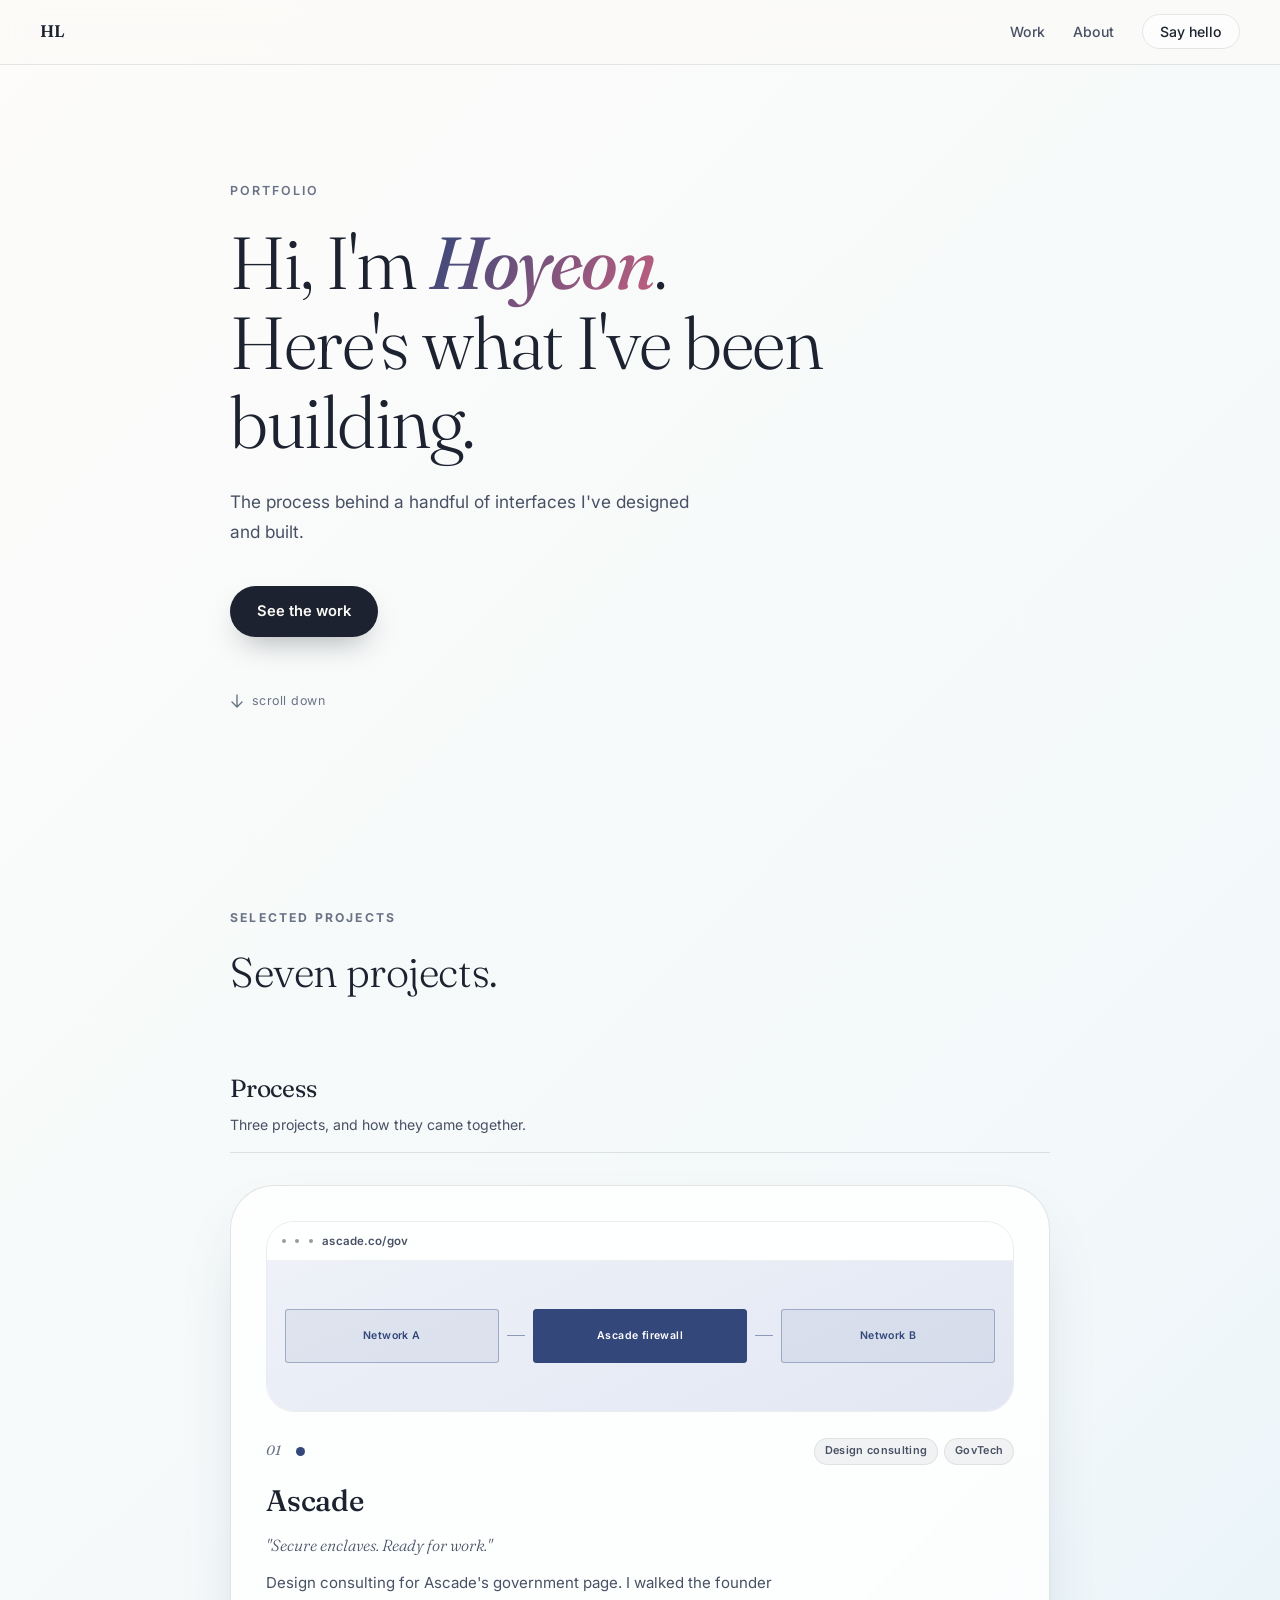
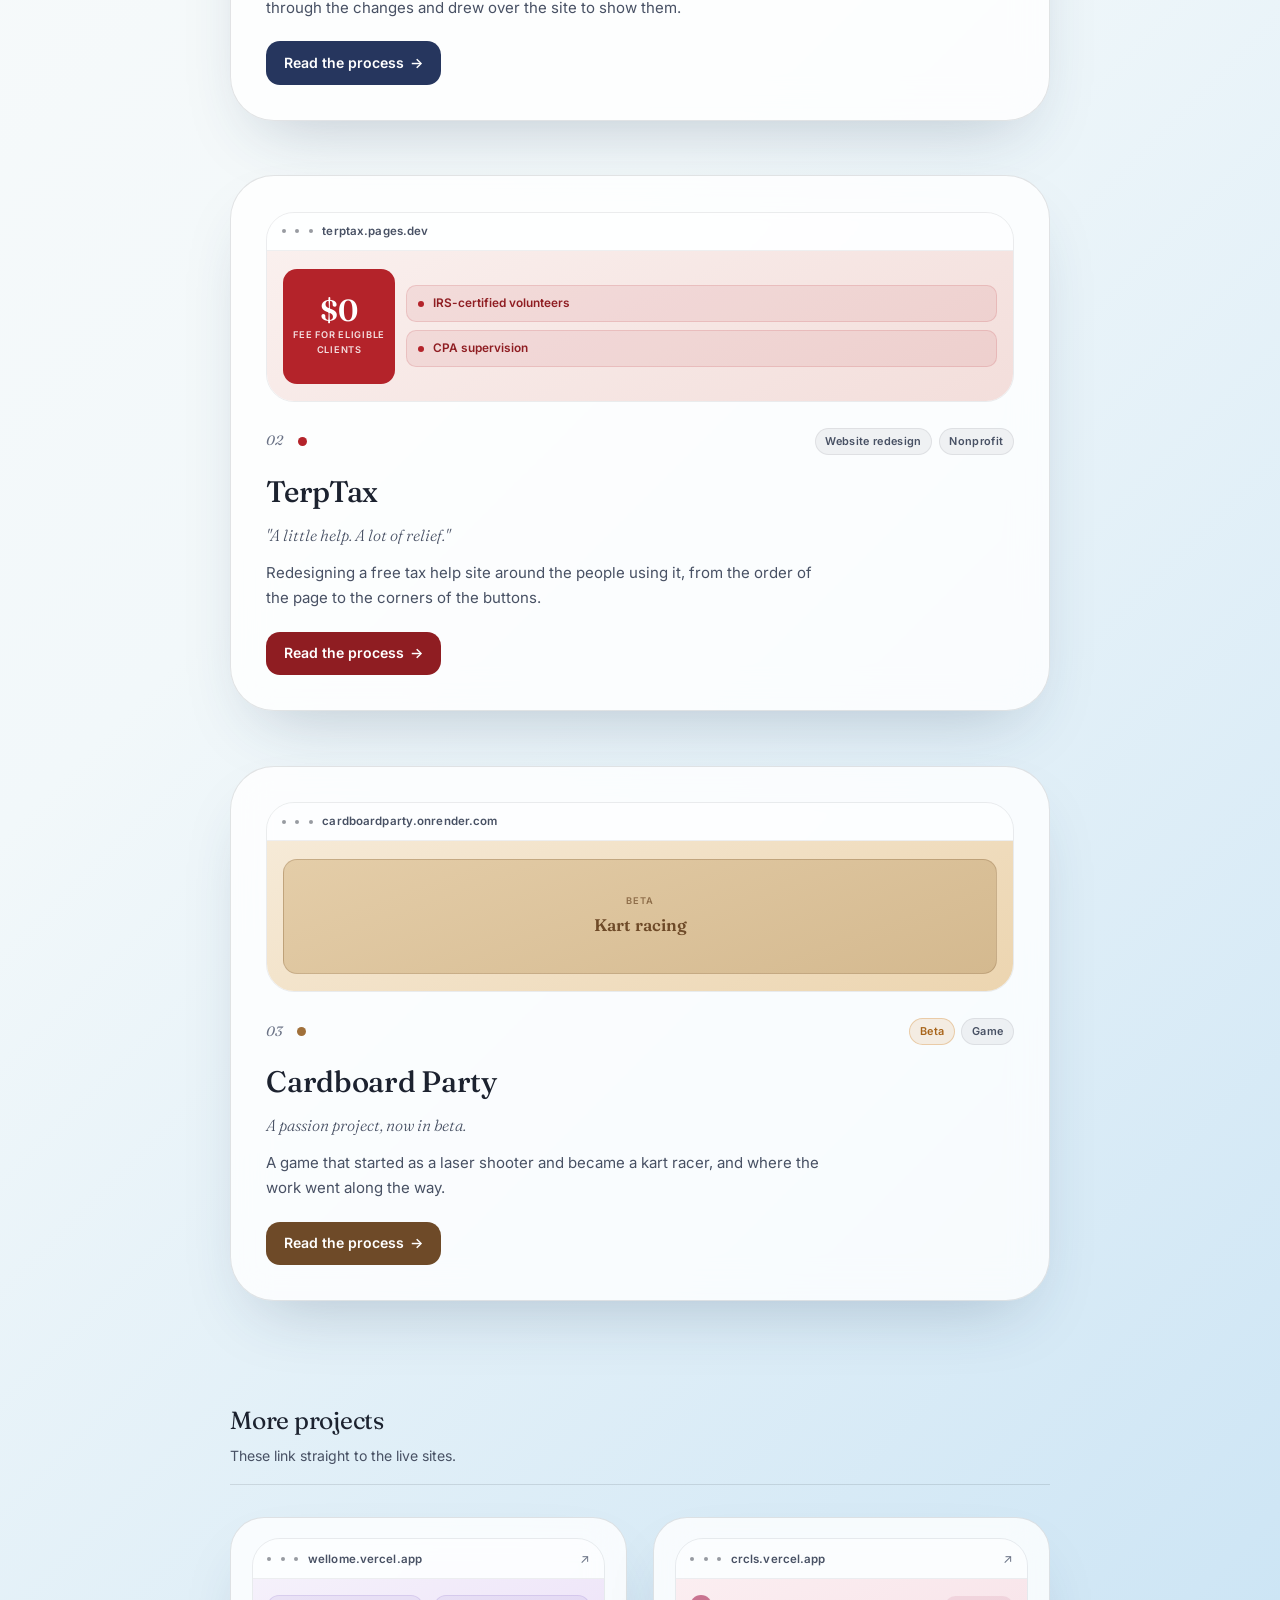
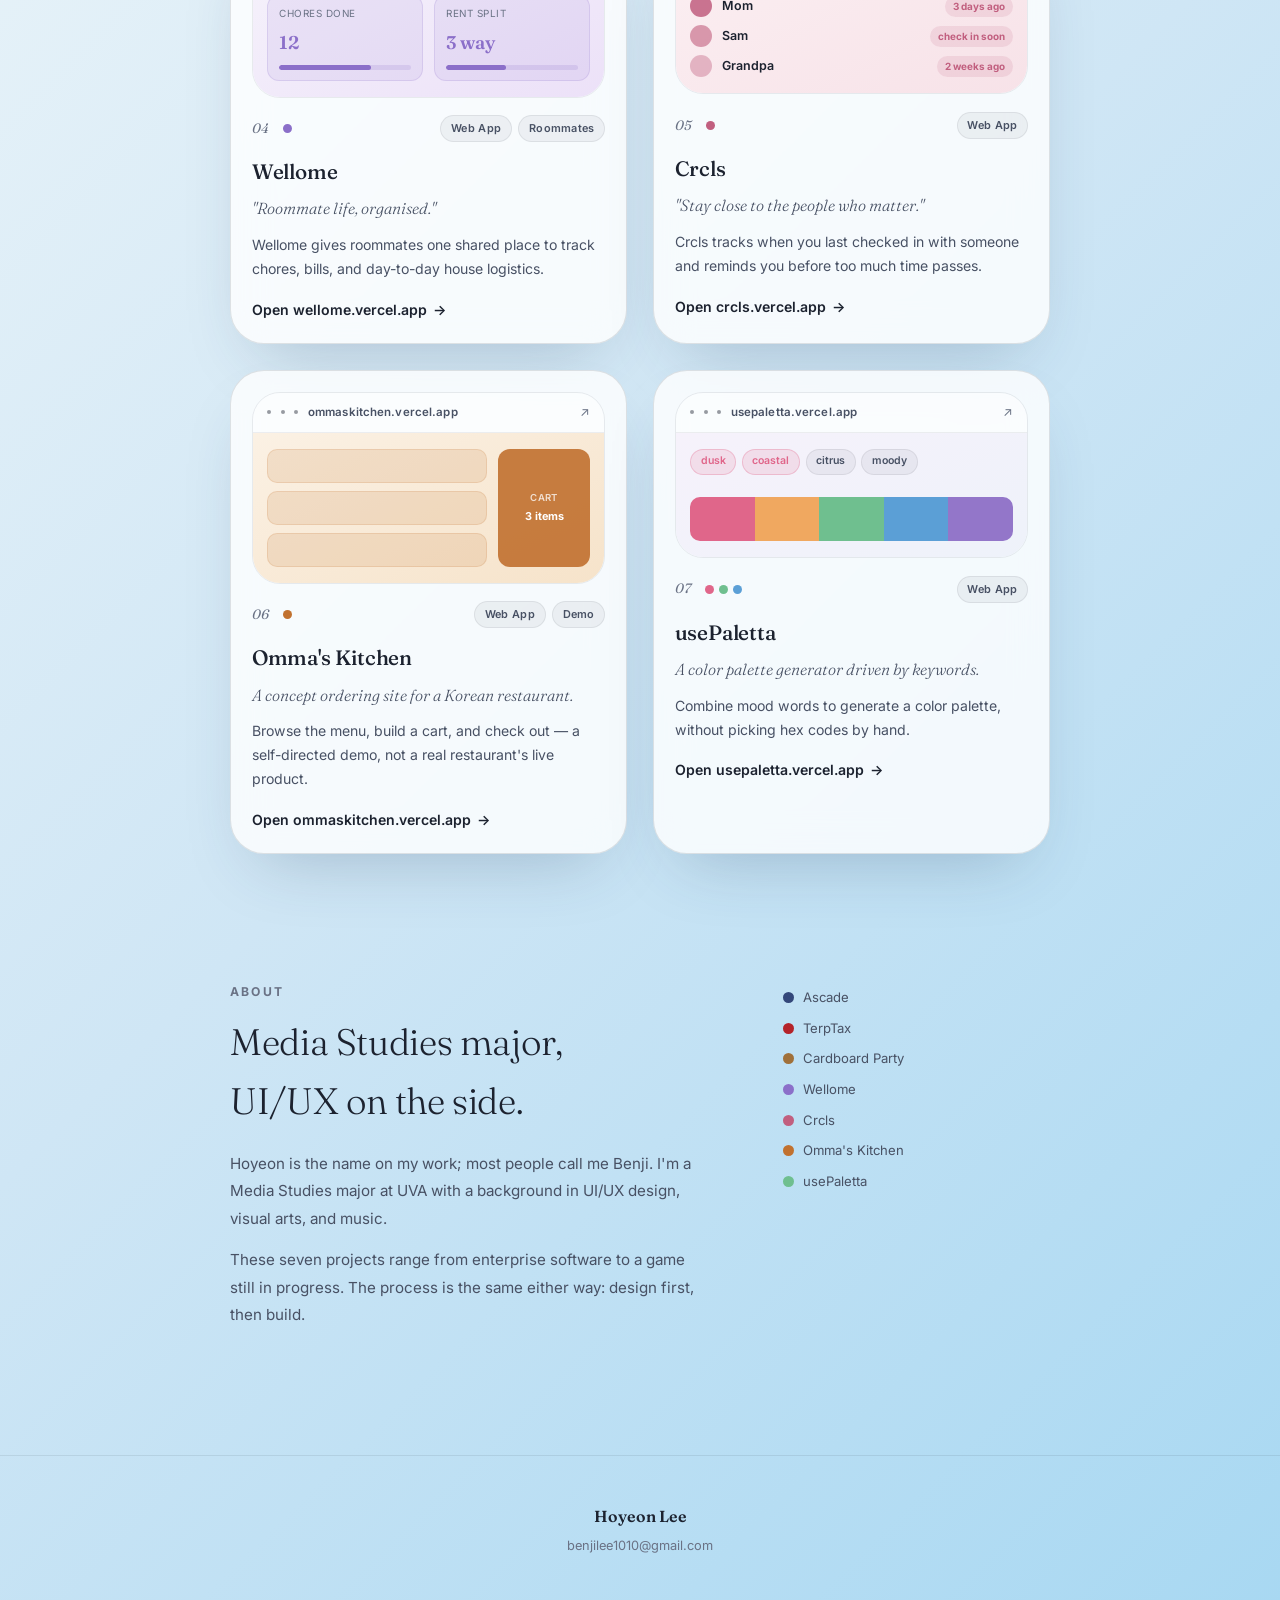
<file: index.html>
<!DOCTYPE html>
<html lang="en">
<head>
<meta charset="UTF-8" />
<meta name="viewport" content="width=device-width, initial-scale=1.0" />
<title>Hoyeon Lee</title>
<meta name="description" content="Hoyeon Lee's portfolio. The process behind Ascade, TerpTax and Cardboard Party, plus Wellome, Crcls, Omma's Kitchen and usePaletta." />
<meta name="color-scheme" content="light" />
<link rel="preconnect" href="https://fonts.googleapis.com" />
<link rel="preconnect" href="https://fonts.gstatic.com" crossorigin />
<link href="https://fonts.googleapis.com/css2?family=Inter:wght@400;500;600;700&family=Fraunces:ital,opsz,wght@0,9..144,300;0,9..144,400;0,9..144,500;0,9..144,600;1,9..144,300;1,9..144,500&display=swap" rel="stylesheet" />

<link rel="stylesheet" href="/styles.css?v=3" />
</head>
<body>

<nav class="nav">
  <span class="nav-mark">HL</span>
  <ul class="nav-links">
    <li><a href="#work">Work</a></li>
    <li><a href="#about">About</a></li>
    <li><a href="mailto:benjilee1010@gmail.com" class="nav-cta">Say hello</a></li>
  </ul>
</nav>

<section class="hero">
  <p class="hero-eyebrow">Portfolio</p>
  <h1 class="hero-title">Hi, I'm <em>Hoyeon</em>.<br>Here's what I've been building.</h1>
  <p class="hero-sub">
    The process behind a handful of interfaces I've designed and built.
  </p>
  <a href="#work" class="btn-primary">See the work</a>
  <div class="scroll-hint">
    <svg width="14" height="14" viewBox="0 0 14 14" fill="none"><path d="M7 1v11M2 8l5 5 5-5" stroke="currentColor" stroke-width="1.4" stroke-linecap="round" stroke-linejoin="round"/></svg>
    scroll down
  </div>
</section>

<section class="work" id="work">
  <div class="section-header">
    <p class="section-label">Selected projects</p>
    <h2 class="section-title">Seven projects.</h2>
  </div>

  <div class="cards">

    <div class="group-head">
      <h3 class="group-title">Process</h3>
      <p class="group-note">Three projects, and how they came together.</p>
    </div>

    <a class="card feature" data-index="01" href="/ascade" style="--accent-ink:#26365e">
      <div class="card-preview preview-ascade">
        <div class="preview-bar">
          <span class="preview-dot"></span><span class="preview-dot"></span><span class="preview-dot"></span>
          <span class="preview-url">ascade.co/gov</span>
        </div>
        <div class="preview-content">
          <div class="as-box">Network A</div><span class="as-link"></span><div class="as-box core">Ascade firewall</div><span class="as-link"></span><div class="as-box">Network B</div>
        </div>
      </div>
      <div class="card-meta">
        <span class="card-num">01</span>
        <div class="swatch-key"><span style="background:var(--c-ascade)"></span></div>
        <div class="tags"><span class="tag">Design consulting</span><span class="tag">GovTech</span></div>
      </div>
      <h3 class="card-title">Ascade</h3>
      <p class="card-tagline">"Secure enclaves. Ready for work."</p>
      <p class="card-desc">
        Design consulting for Ascade's government page. I walked the founder through the changes and drew over the site to show them.
      </p>
      <span class="card-cta">Read the process <span>&rarr;</span></span>
    </a>

    <a class="card feature" data-index="02" href="/terptax" style="--accent-ink:#8f1d22">
      <div class="card-preview preview-terptax">
        <div class="preview-bar">
          <span class="preview-dot"></span><span class="preview-dot"></span><span class="preview-dot"></span>
          <span class="preview-url">terptax.pages.dev</span>
        </div>
        <div class="preview-content">
          <div class="tt-fee"><strong>$0</strong><small>Fee for eligible clients</small></div>
          <div class="tt-list">
            <div class="tt-row">IRS-certified volunteers</div>
            <div class="tt-row">CPA supervision</div>
          </div>
        </div>
      </div>
      <div class="card-meta">
        <span class="card-num">02</span>
        <div class="swatch-key"><span style="background:var(--c-terptax)"></span></div>
        <div class="tags"><span class="tag">Website redesign</span><span class="tag">Nonprofit</span></div>
      </div>
      <h3 class="card-title">TerpTax</h3>
      <p class="card-tagline">"A little help. A lot of relief."</p>
      <p class="card-desc">
        Redesigning a free tax help site around the people using it, from the order of the page to the corners of the buttons.
      </p>
      <span class="card-cta">Read the process <span>&rarr;</span></span>
    </a>

    <a class="card feature" data-index="03" href="/cardboard-party" style="--accent-ink:#6e4a28">
      <div class="card-preview preview-cardboard">
        <div class="preview-bar">
          <span class="preview-dot"></span><span class="preview-dot"></span><span class="preview-dot"></span>
          <span class="preview-url">cardboardparty.onrender.com</span>
        </div>
        <div class="preview-content">
          <div class="cb-mode"><small>Beta</small><strong>Kart racing</strong></div>
        </div>
      </div>
      <div class="card-meta">
        <span class="card-num">03</span>
        <div class="swatch-key"><span style="background:var(--c-cardboard)"></span></div>
        <div class="tags"><span class="tag tag-wip">Beta</span><span class="tag">Game</span></div>
      </div>
      <h3 class="card-title">Cardboard Party</h3>
      <p class="card-tagline">A passion project, now in beta.</p>
      <p class="card-desc">
        A game that started as a laser shooter and became a kart racer, and where the work went along the way.
      </p>
      <span class="card-cta">Read the process <span>&rarr;</span></span>
    </a>

    <div class="group-head later" id="more">
      <h3 class="group-title">More projects</h3>
      <p class="group-note">These link straight to the live sites.</p>
    </div>

    <div class="more-grid">
  
      <a class="card" data-index="04" href="https://wellome.vercel.app/" target="_blank" rel="noopener">
        <div class="card-preview preview-wellome">
          <div class="preview-bar">
            <span class="preview-dot"></span><span class="preview-dot"></span><span class="preview-dot"></span>
            <span class="preview-url">wellome.vercel.app</span>
            <span class="preview-arrow">&#8599;</span>
          </div>
          <div class="preview-content">
            <div class="wl-card">
              <span class="wl-label">Chores done</span>
              <span class="wl-num">12</span>
              <div class="wl-bar"><div class="wl-bar-fill"></div></div>
            </div>
            <div class="wl-card">
              <span class="wl-label">Rent split</span>
              <span class="wl-num">3 way</span>
              <div class="wl-bar"><div class="wl-bar-fill" style="width:45%"></div></div>
            </div>
          </div>
        </div>
        <div class="card-meta">
          <span class="card-num">04</span>
          <div class="swatch-key"><span style="background:var(--c-wellome)"></span></div>
          <div class="tags"><span class="tag">Web App</span><span class="tag">Roommates</span></div>
        </div>
        <h3 class="card-title">Wellome</h3>
        <p class="card-tagline">"Roommate life, organised."</p>
        <p class="card-desc">
          Wellome gives roommates one shared place to track chores, bills, and day-to-day house
          logistics.
        </p>
        <span class="card-cta">Open wellome.vercel.app <span>&rarr;</span></span>
      </a>
  
      <a class="card" data-index="05" href="https://crcls.vercel.app/" target="_blank" rel="noopener">
        <div class="card-preview preview-crcls">
          <div class="preview-bar">
            <span class="preview-dot"></span><span class="preview-dot"></span><span class="preview-dot"></span>
            <span class="preview-url">crcls.vercel.app</span>
            <span class="preview-arrow">&#8599;</span>
          </div>
          <div class="preview-content">
            <div class="cr-row"><div class="cr-avatar"></div><span class="cr-name">Mom</span><span class="cr-chip">3 days ago</span></div>
            <div class="cr-row"><div class="cr-avatar" style="opacity:.6"></div><span class="cr-name">Sam</span><span class="cr-chip">check in soon</span></div>
            <div class="cr-row"><div class="cr-avatar" style="opacity:.4"></div><span class="cr-name">Grandpa</span><span class="cr-chip">2 weeks ago</span></div>
          </div>
        </div>
        <div class="card-meta">
          <span class="card-num">05</span>
          <div class="swatch-key"><span style="background:var(--c-crcls)"></span></div>
          <div class="tags"><span class="tag">Web App</span></div>
        </div>
        <h3 class="card-title">Crcls</h3>
        <p class="card-tagline">"Stay close to the people who matter."</p>
        <p class="card-desc">
          Crcls tracks when you last checked in with someone and reminds you before too much time
          passes.
        </p>
        <span class="card-cta">Open crcls.vercel.app <span>&rarr;</span></span>
      </a>
  
      <a class="card" data-index="06" href="https://ommaskitchen.vercel.app/" target="_blank" rel="noopener">
        <div class="card-preview preview-omma">
          <div class="preview-bar">
            <span class="preview-dot"></span><span class="preview-dot"></span><span class="preview-dot"></span>
            <span class="preview-url">ommaskitchen.vercel.app</span>
            <span class="preview-arrow">&#8599;</span>
          </div>
          <div class="preview-content">
            <div class="omma-menu">
              <div class="omma-item"></div>
              <div class="omma-item"></div>
              <div class="omma-item"></div>
            </div>
            <div class="omma-cart"><span>Cart</span><span>3 items</span></div>
          </div>
        </div>
        <div class="card-meta">
          <span class="card-num">06</span>
          <div class="swatch-key"><span style="background:var(--c-omma)"></span></div>
          <div class="tags"><span class="tag">Web App</span><span class="tag">Demo</span></div>
        </div>
        <h3 class="card-title">Omma's Kitchen</h3>
        <p class="card-tagline">A concept ordering site for a Korean restaurant.</p>
        <p class="card-desc">
          Browse the menu, build a cart, and check out — a self-directed demo, not a real
          restaurant's live product.
        </p>
        <span class="card-cta">Open ommaskitchen.vercel.app <span>&rarr;</span></span>
      </a>
  
      <a class="card" data-index="07" href="https://usepaletta.vercel.app/" target="_blank" rel="noopener">
        <div class="card-preview preview-paletta">
          <div class="preview-bar">
            <span class="preview-dot"></span><span class="preview-dot"></span><span class="preview-dot"></span>
            <span class="preview-url">usepaletta.vercel.app</span>
            <span class="preview-arrow">&#8599;</span>
          </div>
          <div class="preview-content">
            <div class="pal-chips">
              <span class="pal-chip active">dusk</span>
              <span class="pal-chip active">coastal</span>
              <span class="pal-chip">citrus</span>
              <span class="pal-chip">moody</span>
            </div>
            <div class="pal-swatches">
              <span style="background:var(--c-paletta1)"></span>
              <span style="background:var(--c-paletta2)"></span>
              <span style="background:var(--c-paletta3)"></span>
              <span style="background:var(--c-paletta4)"></span>
              <span style="background:var(--c-paletta5)"></span>
            </div>
          </div>
        </div>
        <div class="card-meta">
          <span class="card-num">07</span>
          <div class="swatch-key">
            <span style="background:var(--c-paletta1)"></span>
            <span style="background:var(--c-paletta3)"></span>
            <span style="background:var(--c-paletta4)"></span>
          </div>
          <div class="tags"><span class="tag">Web App</span></div>
        </div>
        <h3 class="card-title">usePaletta</h3>
        <p class="card-tagline">A color palette generator driven by keywords.</p>
        <p class="card-desc">
          Combine mood words to generate a color palette, without picking hex codes by hand.
        </p>
        <span class="card-cta">Open usepaletta.vercel.app <span>&rarr;</span></span>
      </a>
    </div>

  </div>
</section>

<section class="about" id="about">
  <div>
    <p class="section-label">About</p>
    <h2 class="about-title">Media Studies major,<br>UI/UX on the side.</h2>
    <p class="about-body">
      Hoyeon is the name on my work; most people call me Benji. I'm a Media Studies major at
      UVA with a background in UI/UX design, visual arts, and music.
    </p>
    <p class="about-body">
      These seven projects range from enterprise software to a game still in progress. The
      process is the same either way: design first, then build.
    </p>
  </div>
  <div class="about-palette">
    <div class="ap-row"><span class="ap-dot" style="background:var(--c-ascade)"></span>Ascade</div>
    <div class="ap-row"><span class="ap-dot" style="background:var(--c-terptax)"></span>TerpTax</div>
    <div class="ap-row"><span class="ap-dot" style="background:var(--c-cardboard)"></span>Cardboard Party</div>
    <div class="ap-row"><span class="ap-dot" style="background:var(--c-wellome)"></span>Wellome</div>
    <div class="ap-row"><span class="ap-dot" style="background:var(--c-crcls)"></span>Crcls</div>
    <div class="ap-row"><span class="ap-dot" style="background:var(--c-omma)"></span>Omma's Kitchen</div>
    <div class="ap-row"><span class="ap-dot" style="background:var(--c-paletta3)"></span>usePaletta</div>
  </div>
</section>

<footer class="footer">
  <p class="footer-name">Hoyeon Lee</p>
  <p class="footer-copy"><a href="mailto:benjilee1010@gmail.com">benjilee1010@gmail.com</a></p>
</footer>

<script>
  var cards = document.querySelectorAll('.card');
  if ('IntersectionObserver' in window) {
    var io = new IntersectionObserver(function (entries) {
      entries.forEach(function (entry) {
        if (entry.isIntersecting) {
          entry.target.classList.add('visible');
          io.unobserve(entry.target);
        }
      });
    }, { threshold: 0.15 });
    cards.forEach(function (c) { io.observe(c); });
  } else {
    cards.forEach(function (c) { c.classList.add('visible'); });
  }
</script>
</body>
</html>
</file>
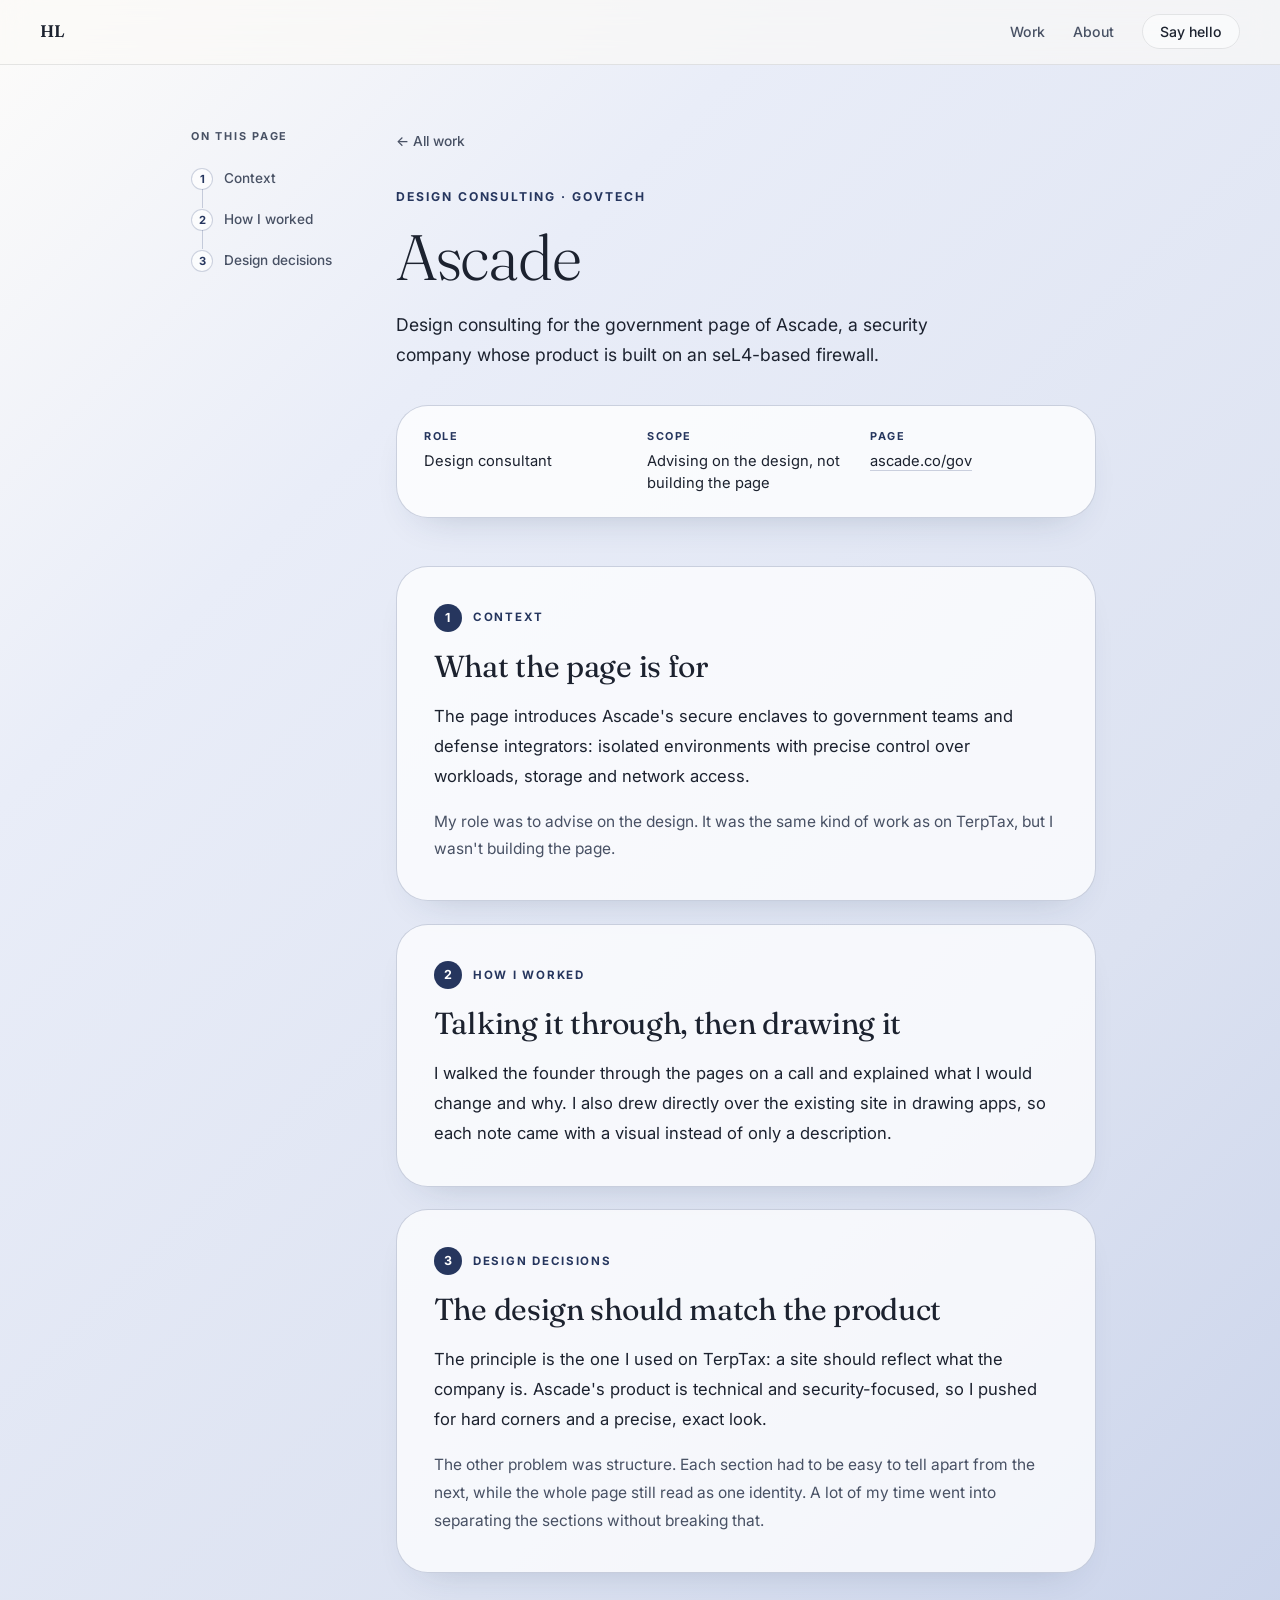
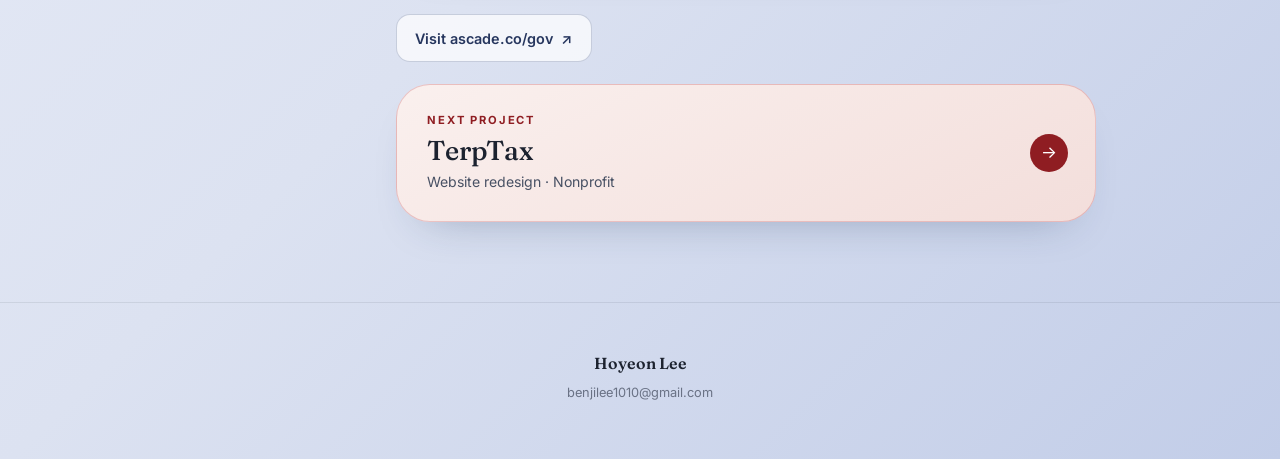
<file: ascade.html>
<!DOCTYPE html>
<html lang="en">
<head>
<meta charset="UTF-8" />
<meta name="viewport" content="width=device-width, initial-scale=1.0" />
<title>Ascade | Hoyeon Lee</title>
<meta name="description" content="Design consulting for the government page of Ascade, a security company." />
<meta name="color-scheme" content="light" />
<link rel="preconnect" href="https://fonts.googleapis.com" />
<link rel="preconnect" href="https://fonts.gstatic.com" crossorigin />
<link href="https://fonts.googleapis.com/css2?family=Inter:wght@400;500;600;700&family=Fraunces:ital,opsz,wght@0,9..144,300;0,9..144,400;0,9..144,500;0,9..144,600;1,9..144,300;1,9..144,500&display=swap" rel="stylesheet" />
<link rel="stylesheet" href="/styles.css?v=3" />
</head>
<body class="theme-ascade">
<div class="progress" aria-hidden="true"><span></span></div>

<nav class="nav">
  <a class="nav-mark" href="/">HL</a>
  <ul class="nav-links">
    <li><a href="/#work">Work</a></li>
    <li><a href="/#about">About</a></li>
    <li><a href="mailto:benjilee1010@gmail.com" class="nav-cta">Say hello</a></li>
  </ul>
</nav>

<main class="case">
  <aside class="rail" aria-label="On this page">
    <p class="rail-title">On this page</p>
    <ol>
        <li><a class="rail-link" href="#s1"><span class="rail-num">1</span>Context</a></li>
        <li><a class="rail-link" href="#s2"><span class="rail-num">2</span>How I worked</a></li>
        <li><a class="rail-link" href="#s3"><span class="rail-num">3</span>Design decisions</a></li>
    </ol>
  </aside>
  <div class="case-main">
    <a class="back" href="/#work">&larr; All work</a>
    <p class="case-eyebrow">Design consulting &middot; GovTech</p>
    <h1 class="case-title">Ascade</h1>
    <p class="case-lead">
      Design consulting for the government page of Ascade, a security company whose product is
      built on an seL4-based firewall.
    </p>

    <dl class="meta">
      <div><dt>Role</dt><dd>Design consultant</dd></div>
      <div><dt>Scope</dt><dd>Advising on the design, not building the page</dd></div>
      <div><dt>Page</dt><dd><a href="https://ascade.co/gov" target="_blank" rel="noopener">ascade.co/gov</a></dd></div>
    </dl>

    <section class="step" id="s1">
      <div class="step-head"><span class="step-num">1</span><p class="step-label">Context</p></div>
      <h2>What the page is for</h2>
      <p>
        The page introduces Ascade's secure enclaves to government teams and defense
        integrators: isolated environments with precise control over workloads, storage and
        network access.
      </p>
      <p>
        My role was to advise on the design. It was the same kind of work as on TerpTax, but I
        wasn't building the page.
      </p>
    </section>

    <section class="step" id="s2">
      <div class="step-head"><span class="step-num">2</span><p class="step-label">How I worked</p></div>
      <h2>Talking it through, then drawing it</h2>
      <p>
        I walked the founder through the pages on a call and explained what I would change and
        why. I also drew directly over the existing site in drawing apps, so each note came with
        a visual instead of only a description.
      </p>
    </section>

    <section class="step" id="s3">
      <div class="step-head"><span class="step-num">3</span><p class="step-label">Design decisions</p></div>
      <h2>The design should match the product</h2>
      <p>
        The principle is the one I used on TerpTax: a site should reflect what the company is.
        Ascade's product is technical and security-focused, so I pushed for hard corners and a
        precise, exact look.
      </p>
      <p>
        The other problem was structure. Each section had to be easy to tell apart from the
        next, while the whole page still read as one identity. A lot of my time went into
        separating the sections without breaking that.
      </p>
    </section>

    <div class="case-end">
      <a class="visit" href="https://ascade.co/gov" target="_blank" rel="noopener">Visit ascade.co/gov <span>&#8599;</span></a>
      <a class="next" href="/terptax" style="--n-from:#faf0ee;--n-to:#f3dedb;--n-ink:#8f1d22;--n-line:rgba(180,35,42,0.22)">
        <span class="next-label">Next project</span>
        <span class="next-title">TerpTax</span>
        <span class="next-sub">Website redesign · Nonprofit</span>
        <span class="next-arrow" aria-hidden="true">&rarr;</span>
      </a>
    </div>
  </div>
</main>

<footer class="footer">
  <p class="footer-name">Hoyeon Lee</p>
  <p class="footer-copy"><a href="mailto:benjilee1010@gmail.com">benjilee1010@gmail.com</a></p>
</footer>

<script src="/case.js?v=1"></script>
</body>
</html>
</file>
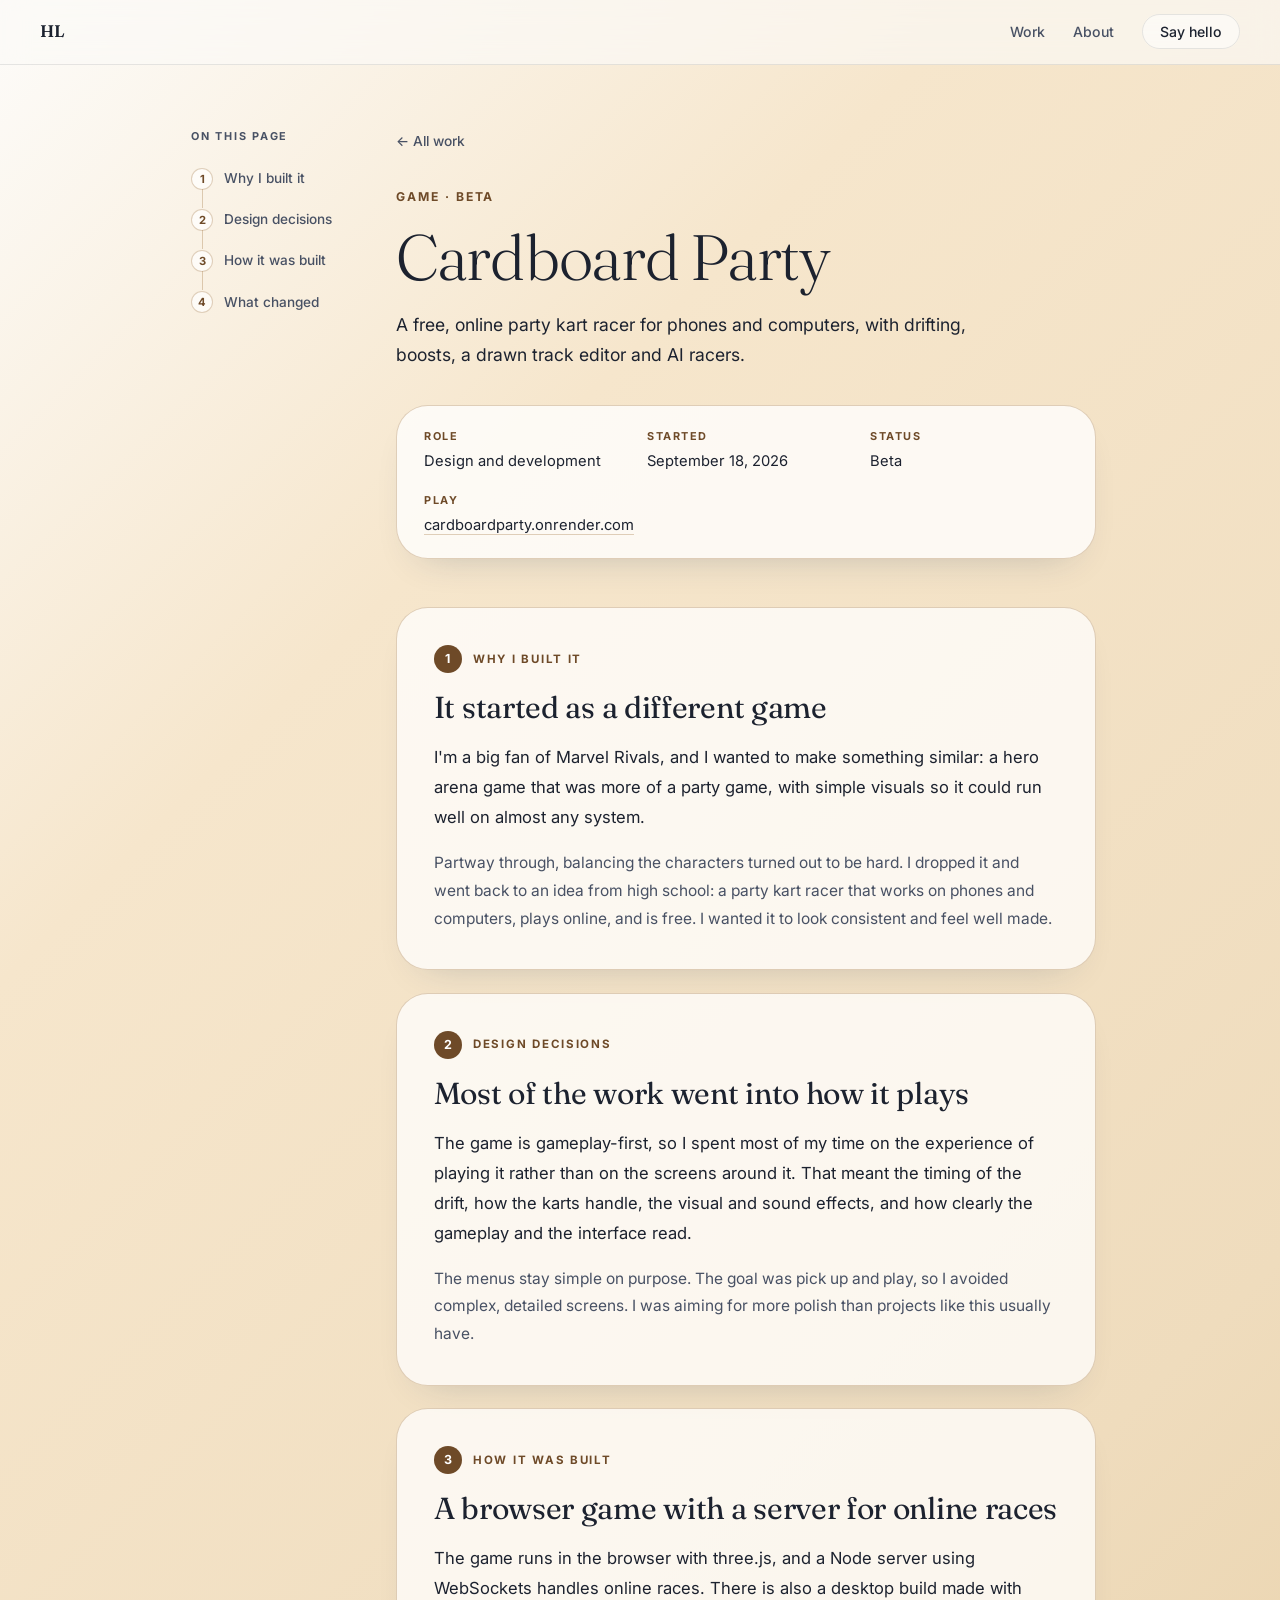
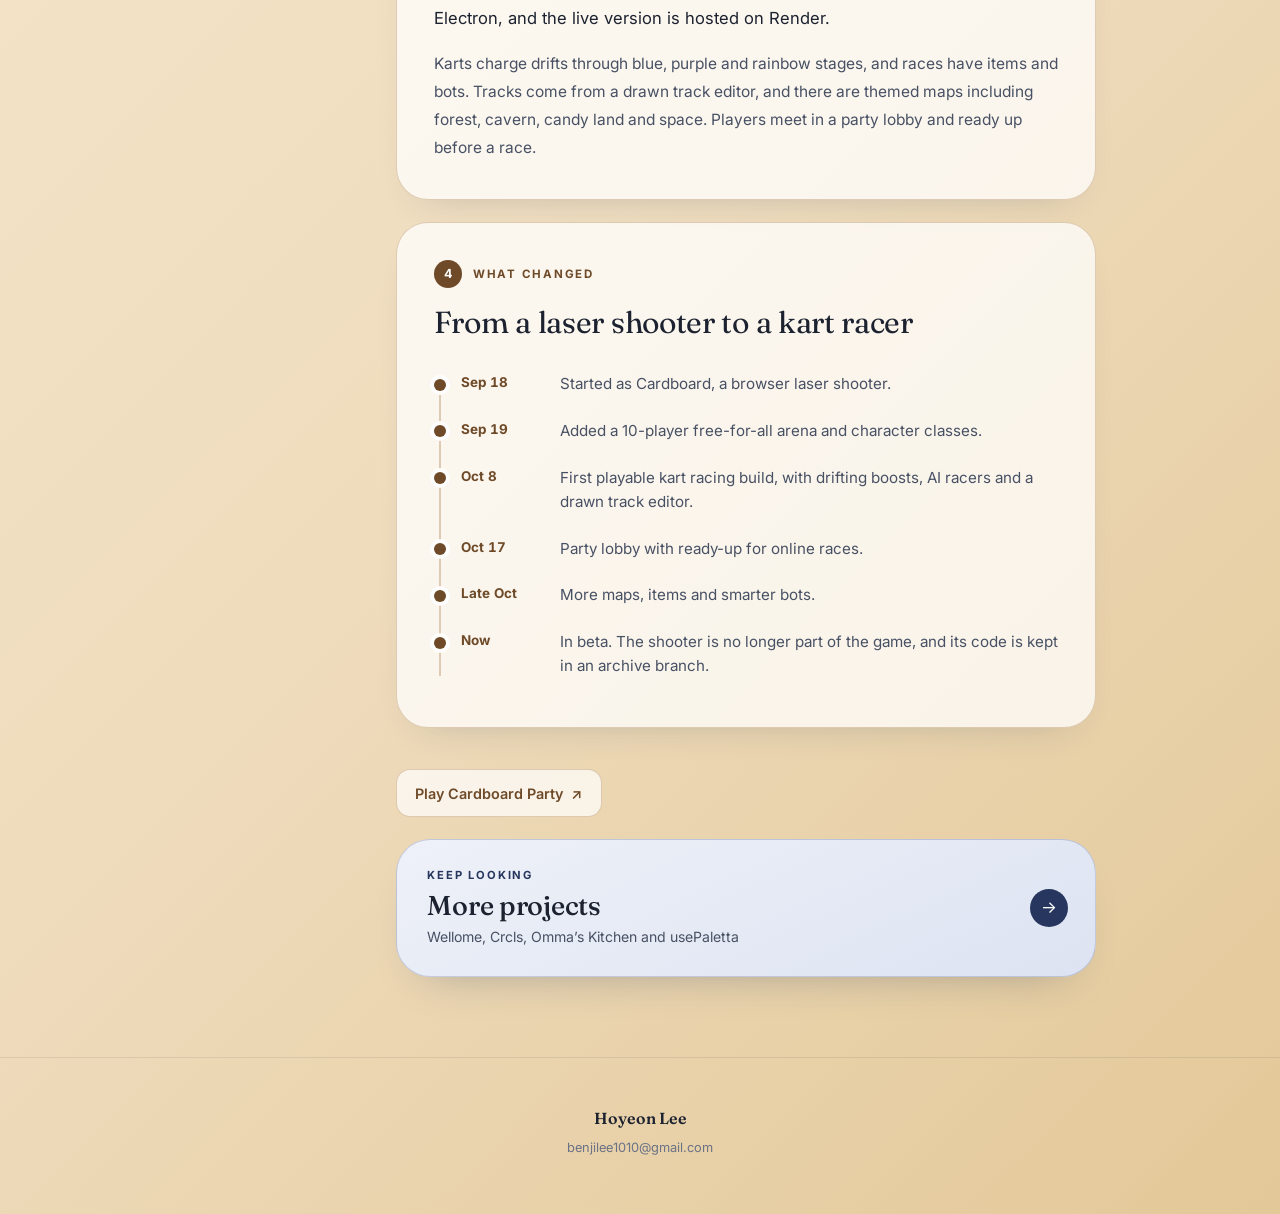
<file: cardboard-party.html>
<!DOCTYPE html>
<html lang="en">
<head>
<meta charset="UTF-8" />
<meta name="viewport" content="width=device-width, initial-scale=1.0" />
<title>Cardboard Party | Hoyeon Lee</title>
<meta name="description" content="The process behind Cardboard Party, a free online party kart racer now in beta." />
<meta name="color-scheme" content="light" />
<link rel="preconnect" href="https://fonts.googleapis.com" />
<link rel="preconnect" href="https://fonts.gstatic.com" crossorigin />
<link href="https://fonts.googleapis.com/css2?family=Inter:wght@400;500;600;700&family=Fraunces:ital,opsz,wght@0,9..144,300;0,9..144,400;0,9..144,500;0,9..144,600;1,9..144,300;1,9..144,500&display=swap" rel="stylesheet" />
<link rel="stylesheet" href="/styles.css?v=3" />
</head>
<body class="theme-cardboard">
<div class="progress" aria-hidden="true"><span></span></div>

<nav class="nav">
  <a class="nav-mark" href="/">HL</a>
  <ul class="nav-links">
    <li><a href="/#work">Work</a></li>
    <li><a href="/#about">About</a></li>
    <li><a href="mailto:benjilee1010@gmail.com" class="nav-cta">Say hello</a></li>
  </ul>
</nav>

<main class="case">
  <aside class="rail" aria-label="On this page">
    <p class="rail-title">On this page</p>
    <ol>
        <li><a class="rail-link" href="#s1"><span class="rail-num">1</span>Why I built it</a></li>
        <li><a class="rail-link" href="#s2"><span class="rail-num">2</span>Design decisions</a></li>
        <li><a class="rail-link" href="#s3"><span class="rail-num">3</span>How it was built</a></li>
        <li><a class="rail-link" href="#s4"><span class="rail-num">4</span>What changed</a></li>
    </ol>
  </aside>
  <div class="case-main">
    <a class="back" href="/#work">&larr; All work</a>
    <p class="case-eyebrow">Game &middot; Beta</p>
    <h1 class="case-title">Cardboard Party</h1>
    <p class="case-lead">
      A free, online party kart racer for phones and computers, with drifting, boosts, a drawn
      track editor and AI racers.
    </p>

    <dl class="meta">
      <div><dt>Role</dt><dd>Design and development</dd></div>
      <div><dt>Started</dt><dd>September 18, 2026</dd></div>
      <div><dt>Status</dt><dd>Beta</dd></div>
      <div><dt>Play</dt><dd><a href="https://cardboardparty.onrender.com" target="_blank" rel="noopener">cardboardparty.onrender.com</a></dd></div>
    </dl>

    <section class="step" id="s1">
      <div class="step-head"><span class="step-num">1</span><p class="step-label">Why I built it</p></div>
      <h2>It started as a different game</h2>
      <p>
        I'm a big fan of Marvel Rivals, and I wanted to make something similar: a hero arena game
        that was more of a party game, with simple visuals so it could run well on almost any
        system.
      </p>
      <p>
        Partway through, balancing the characters turned out to be hard. I dropped it and went
        back to an idea from high school: a party kart racer that works on phones and computers,
        plays online, and is free. I wanted it to look consistent and feel well made.
      </p>
    </section>

    <section class="step" id="s2">
      <div class="step-head"><span class="step-num">2</span><p class="step-label">Design decisions</p></div>
      <h2>Most of the work went into how it plays</h2>
      <p>
        The game is gameplay-first, so I spent most of my time on the experience of playing it
        rather than on the screens around it. That meant the timing of the drift, how the karts
        handle, the visual and sound effects, and how clearly the gameplay and the interface
        read.
      </p>
      <p>
        The menus stay simple on purpose. The goal was pick up and play, so I avoided complex,
        detailed screens. I was aiming for more polish than projects like this usually have.
      </p>
    </section>

    <section class="step" id="s3">
      <div class="step-head"><span class="step-num">3</span><p class="step-label">How it was built</p></div>
      <h2>A browser game with a server for online races</h2>
      <p>
        The game runs in the browser with three.js, and a Node server using WebSockets handles
        online races. There is also a desktop build made with Electron, and the live version is
        hosted on Render.
      </p>
      <p>
        Karts charge drifts through blue, purple and rainbow stages, and races have items and
        bots. Tracks come from a drawn track editor, and there are themed maps including forest,
        cavern, candy land and space. Players meet in a party lobby and ready up before a race.
      </p>
    </section>

    <section class="step" id="s4">
      <div class="step-head"><span class="step-num">4</span><p class="step-label">What changed</p></div>
      <h2>From a laser shooter to a kart racer</h2>
      <ol class="timeline">
        <li><time datetime="2026-09-18">Sep 18</time><span>Started as Cardboard, a browser laser shooter.</span></li>
        <li><time datetime="2026-09-19">Sep 19</time><span>Added a 10-player free-for-all arena and character classes.</span></li>
        <li><time datetime="2026-10-08">Oct 8</time><span>First playable kart racing build, with drifting boosts, AI racers and a drawn track editor.</span></li>
        <li><time datetime="2026-10-17">Oct 17</time><span>Party lobby with ready-up for online races.</span></li>
        <li><time datetime="2026-10-27">Late Oct</time><span>More maps, items and smarter bots.</span></li>
        <li><time>Now</time><span>In beta. The shooter is no longer part of the game, and its code is kept in an archive branch.</span></li>
      </ol>
    </section>

    <div class="case-end">
      <a class="visit" href="https://cardboardparty.onrender.com" target="_blank" rel="noopener">Play Cardboard Party <span>&#8599;</span></a>
      <a class="next" href="/#more" style="--n-from:#eef1f8;--n-to:#dde3f2;--n-ink:#26365e;--n-line:rgba(51,71,122,0.22)">
        <span class="next-label">Keep looking</span>
        <span class="next-title">More projects</span>
        <span class="next-sub">Wellome, Crcls, Omma’s Kitchen and usePaletta</span>
        <span class="next-arrow" aria-hidden="true">&rarr;</span>
      </a>
    </div>
  </div>
</main>

<footer class="footer">
  <p class="footer-name">Hoyeon Lee</p>
  <p class="footer-copy"><a href="mailto:benjilee1010@gmail.com">benjilee1010@gmail.com</a></p>
</footer>

<script src="/case.js?v=1"></script>
</body>
</html>
</file>
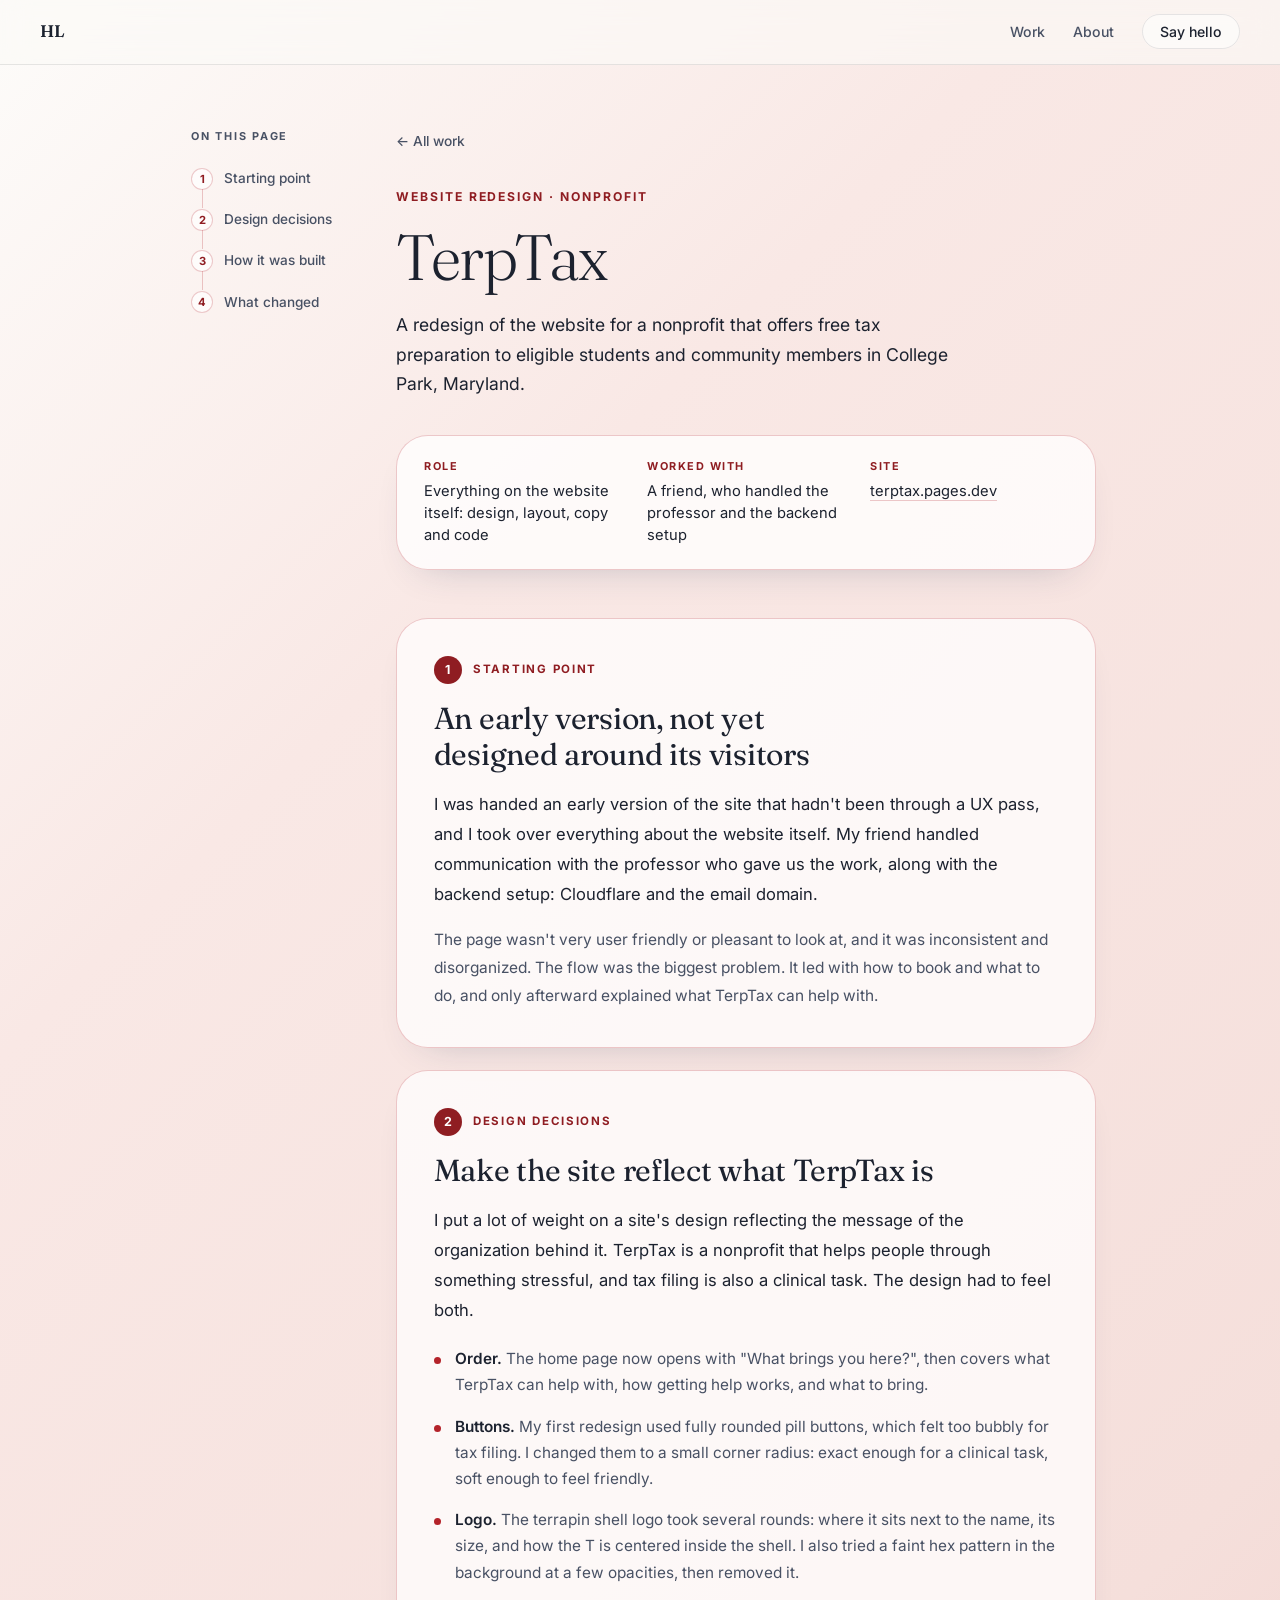
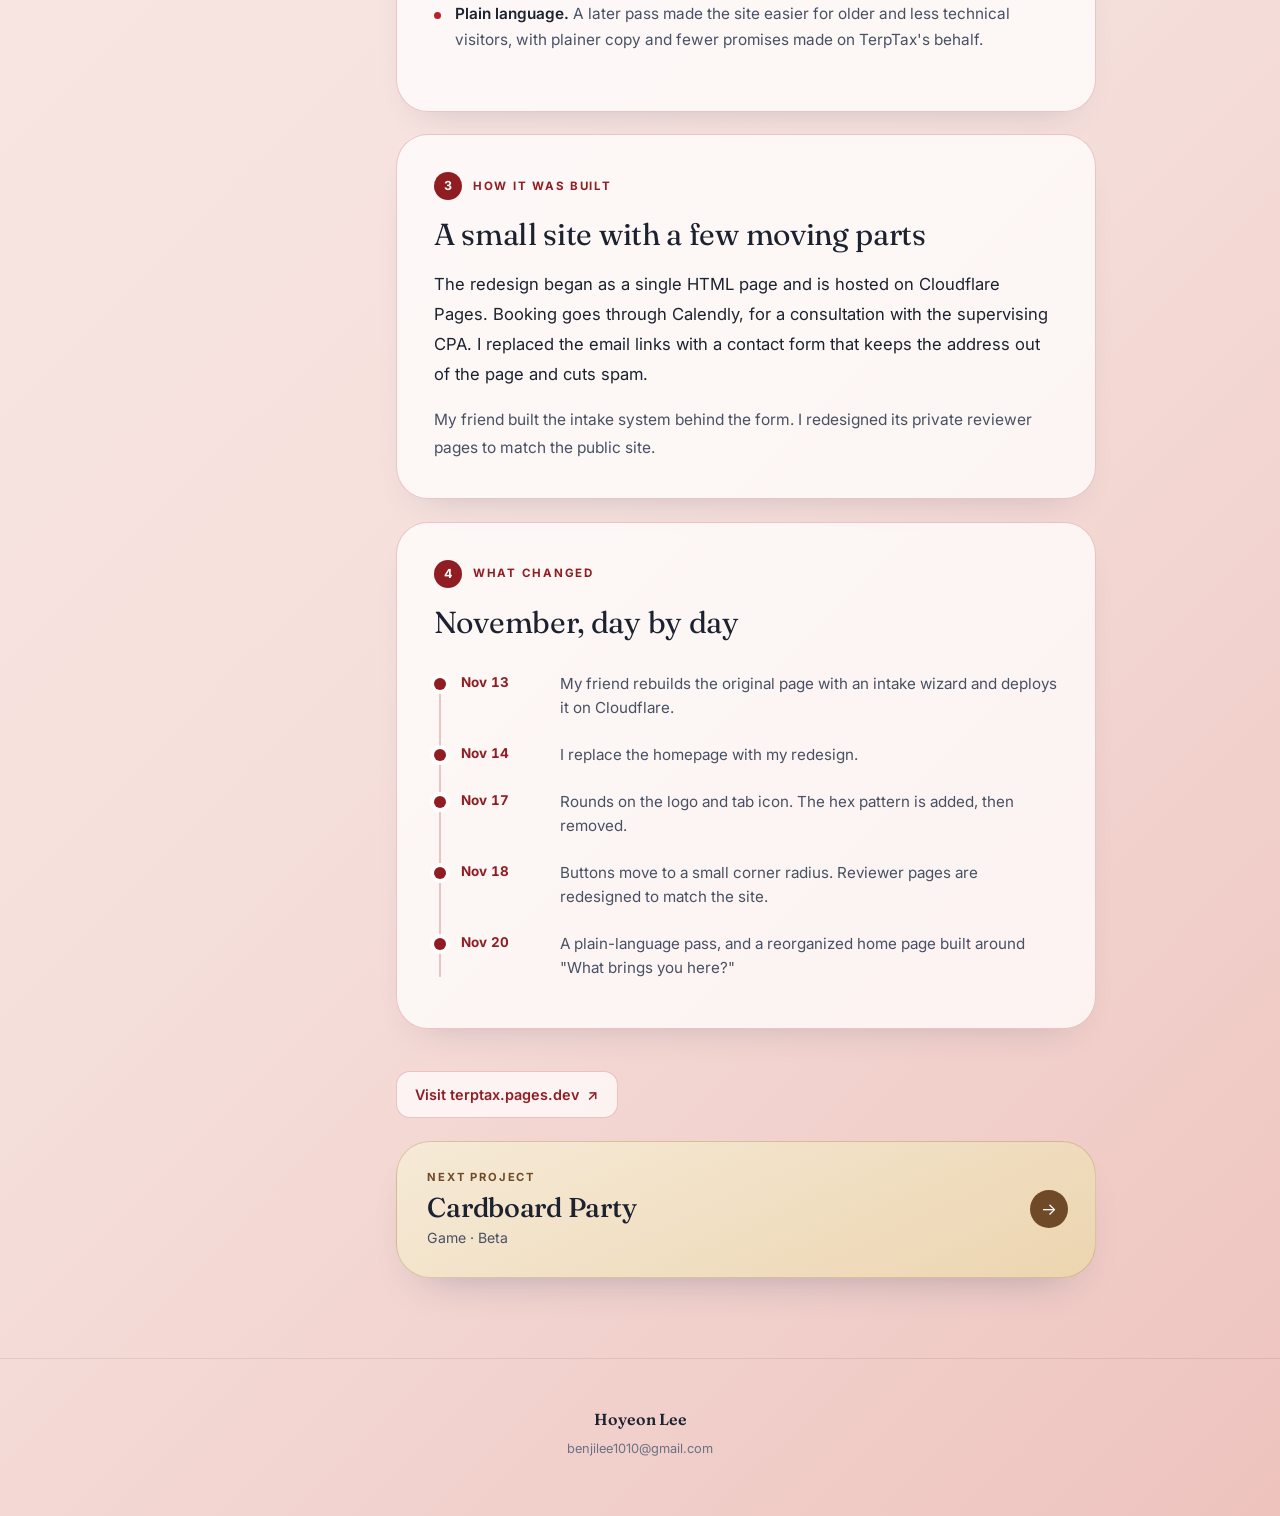
<file: terptax.html>
<!DOCTYPE html>
<html lang="en">
<head>
<meta charset="UTF-8" />
<meta name="viewport" content="width=device-width, initial-scale=1.0" />
<title>TerpTax | Hoyeon Lee</title>
<meta name="description" content="The process behind a redesign of TerpTax, a nonprofit that offers free tax preparation in College Park, Maryland." />
<meta name="color-scheme" content="light" />
<link rel="preconnect" href="https://fonts.googleapis.com" />
<link rel="preconnect" href="https://fonts.gstatic.com" crossorigin />
<link href="https://fonts.googleapis.com/css2?family=Inter:wght@400;500;600;700&family=Fraunces:ital,opsz,wght@0,9..144,300;0,9..144,400;0,9..144,500;0,9..144,600;1,9..144,300;1,9..144,500&display=swap" rel="stylesheet" />
<link rel="stylesheet" href="/styles.css?v=3" />
</head>
<body class="theme-terptax">
<div class="progress" aria-hidden="true"><span></span></div>

<nav class="nav">
  <a class="nav-mark" href="/">HL</a>
  <ul class="nav-links">
    <li><a href="/#work">Work</a></li>
    <li><a href="/#about">About</a></li>
    <li><a href="mailto:benjilee1010@gmail.com" class="nav-cta">Say hello</a></li>
  </ul>
</nav>

<main class="case">
  <aside class="rail" aria-label="On this page">
    <p class="rail-title">On this page</p>
    <ol>
        <li><a class="rail-link" href="#s1"><span class="rail-num">1</span>Starting point</a></li>
        <li><a class="rail-link" href="#s2"><span class="rail-num">2</span>Design decisions</a></li>
        <li><a class="rail-link" href="#s3"><span class="rail-num">3</span>How it was built</a></li>
        <li><a class="rail-link" href="#s4"><span class="rail-num">4</span>What changed</a></li>
    </ol>
  </aside>
  <div class="case-main">
    <a class="back" href="/#work">&larr; All work</a>
    <p class="case-eyebrow">Website redesign &middot; Nonprofit</p>
    <h1 class="case-title">TerpTax</h1>
    <p class="case-lead">
      A redesign of the website for a nonprofit that offers free tax preparation to eligible
      students and community members in College Park, Maryland.
    </p>

    <dl class="meta">
      <div><dt>Role</dt><dd>Everything on the website itself: design, layout, copy and code</dd></div>
      <div><dt>Worked with</dt><dd>A friend, who handled the professor and the backend setup</dd></div>
      <div><dt>Site</dt><dd><a href="https://terptax.pages.dev" target="_blank" rel="noopener">terptax.pages.dev</a></dd></div>
    </dl>

    <section class="step" id="s1">
      <div class="step-head"><span class="step-num">1</span><p class="step-label">Starting point</p></div>
      <h2>An early version, not yet designed around its visitors</h2>
      <p>
        I was handed an early version of the site that hadn't been through a UX pass, and I took
        over everything about the website itself. My friend handled communication with the
        professor who gave us the work, along with the backend setup: Cloudflare and the email
        domain.
      </p>
      <p>
        The page wasn't very user friendly or pleasant to look at, and it was inconsistent and
        disorganized. The flow was the biggest problem. It led with how to book and what to do,
        and only afterward explained what TerpTax can help with.
      </p>
    </section>

    <section class="step" id="s2">
      <div class="step-head"><span class="step-num">2</span><p class="step-label">Design decisions</p></div>
      <h2>Make the site reflect what TerpTax is</h2>
      <p>
        I put a lot of weight on a site's design reflecting the message of the organization
        behind it. TerpTax is a nonprofit that helps people through something stressful, and tax
        filing is also a clinical task. The design had to feel both.
      </p>
      <ul class="points">
        <li><strong>Order.</strong> The home page now opens with "What brings you here?", then covers what TerpTax can help with, how getting help works, and what to bring.</li>
        <li><strong>Buttons.</strong> My first redesign used fully rounded pill buttons, which felt too bubbly for tax filing. I changed them to a small corner radius: exact enough for a clinical task, soft enough to feel friendly.</li>
        <li><strong>Logo.</strong> The terrapin shell logo took several rounds: where it sits next to the name, its size, and how the T is centered inside the shell. I also tried a faint hex pattern in the background at a few opacities, then removed it.</li>
        <li><strong>Plain language.</strong> A later pass made the site easier for older and less technical visitors, with plainer copy and fewer promises made on TerpTax's behalf.</li>
      </ul>
    </section>

    <section class="step" id="s3">
      <div class="step-head"><span class="step-num">3</span><p class="step-label">How it was built</p></div>
      <h2>A small site with a few moving parts</h2>
      <p>
        The redesign began as a single HTML page and is hosted on Cloudflare Pages. Booking goes
        through Calendly, for a consultation with the supervising CPA. I replaced the email
        links with a contact form that keeps the address out of the page and cuts spam.
      </p>
      <p>
        My friend built the intake system behind the form. I redesigned its private reviewer
        pages to match the public site.
      </p>
    </section>

    <section class="step" id="s4">
      <div class="step-head"><span class="step-num">4</span><p class="step-label">What changed</p></div>
      <h2>November, day by day</h2>
      <ol class="timeline">
        <li><time datetime="2026-11-13">Nov 13</time><span>My friend rebuilds the original page with an intake wizard and deploys it on Cloudflare.</span></li>
        <li><time datetime="2026-11-14">Nov 14</time><span>I replace the homepage with my redesign.</span></li>
        <li><time datetime="2026-11-17">Nov 17</time><span>Rounds on the logo and tab icon. The hex pattern is added, then removed.</span></li>
        <li><time datetime="2026-11-18">Nov 18</time><span>Buttons move to a small corner radius. Reviewer pages are redesigned to match the site.</span></li>
        <li><time datetime="2026-11-20">Nov 20</time><span>A plain-language pass, and a reorganized home page built around "What brings you here?"</span></li>
      </ol>
    </section>

    <div class="case-end">
      <a class="visit" href="https://terptax.pages.dev" target="_blank" rel="noopener">Visit terptax.pages.dev <span>&#8599;</span></a>
      <a class="next" href="/cardboard-party" style="--n-from:#f6ead7;--n-to:#ecd5b0;--n-ink:#6e4a28;--n-line:rgba(160,112,58,0.3)">
        <span class="next-label">Next project</span>
        <span class="next-title">Cardboard Party</span>
        <span class="next-sub">Game · Beta</span>
        <span class="next-arrow" aria-hidden="true">&rarr;</span>
      </a>
    </div>
  </div>
</main>

<footer class="footer">
  <p class="footer-name">Hoyeon Lee</p>
  <p class="footer-copy"><a href="mailto:benjilee1010@gmail.com">benjilee1010@gmail.com</a></p>
</footer>

<script src="/case.js?v=1"></script>
</body>
</html>
</file>
<file: styles.css>
:root {
    color-scheme: light;
    --paper:      #fbfaf6;
    --sky-1:      #fdfcfa;
    --sky-2:      #f2f8fa;
    --sky-3:      #cfe6f5;
    --sky-4:      #a8d8f2;
    --ink:        #1c222f;
    --ink-soft:   #485164;
    --ink-faint:  #6a7285;
    --line:       rgba(28, 34, 47, 0.1);
    --card-bg:    rgba(255, 255, 255, 0.8);
    --card-line:  rgba(28, 34, 47, 0.12);
    --shadow:     0 30px 70px -30px rgba(31, 56, 90, 0.28);

    --c-ascade:   #33477a;
    --c-omma:     #c1712f;
    --c-cardboard:#a0703a;
    --c-terptax:  #b4232a;
    --c-wellome:  #8b6fc9;
    --c-crcls:    #c15f7f;
    --c-paletta1: #e0668a;
    --c-paletta2: #f0a860;
    --c-paletta3: #6fbf8f;
    --c-paletta4: #5b9fd6;
    --c-paletta5: #9376c9;

    --font-display: 'Fraunces', Georgia, serif;
    --font-body: 'Inter', system-ui, -apple-system, sans-serif;

    font-size: 16px;
  }

  * , *::before, *::after { box-sizing: border-box; margin: 0; padding: 0; }

  html { scroll-behavior: smooth; }
  @media (prefers-reduced-motion: reduce) {
    html { scroll-behavior: auto; }
    * { animation-duration: 0.001ms !important; transition-duration: 0.001ms !important; }
  }

  body {
    font-family: var(--font-body);
    color: var(--ink);
    line-height: 1.6;
    background: linear-gradient(
      135deg,
      var(--sky-1) 0%,
      var(--sky-2) 40%,
      var(--sky-3) 72%,
      var(--sky-4) 100%
    );
    overflow-x: hidden;
  }

  a { color: inherit; }

  ::selection { background: var(--sky-4); color: var(--ink); }

  /* ── NAV ─────────────────────────────────────────── */
  .nav {
    position: fixed;
    top: 0; left: 0; right: 0;
    z-index: 100;
    display: flex;
    align-items: center;
    justify-content: space-between;
    padding: 1.15rem 2.5rem;
    background: rgba(251, 250, 246, 0.68);
    backdrop-filter: blur(14px);
    -webkit-backdrop-filter: blur(14px);
    border-bottom: 1px solid var(--line);
  }

  .nav-mark {
    font-family: var(--font-display);
    font-weight: 600;
    font-size: 1.05rem;
    letter-spacing: -0.02em;
  }

  .nav-links {
    display: flex;
    align-items: center;
    gap: 1.75rem;
    list-style: none;
  }

  .nav-links a {
    text-decoration: none;
    font-size: 0.88rem;
    font-weight: 500;
    color: var(--ink-soft);
    transition: color 0.2s;
  }
  .nav-links a:hover { color: var(--ink); }

  .nav-cta {
    padding: 0.5rem 1.05rem;
    border-radius: 40px;
    border: 1px solid var(--line);
    background: rgba(255, 255, 255, 0.55);
    color: var(--ink) !important;
    transition: background 0.2s, border-color 0.2s;
  }
  .nav-cta:hover { background: #fff; border-color: rgba(28,34,47,0.18); }

  /* ── HERO ────────────────────────────────────────── */
  .hero {
    min-height: 92vh;
    display: flex;
    flex-direction: column;
    justify-content: center;
    padding: 8rem 2.5rem 4rem;
    max-width: 900px;
    margin: 0 auto;
  }

  .hero-eyebrow {
    font-size: 0.78rem;
    font-weight: 600;
    letter-spacing: 0.16em;
    text-transform: uppercase;
    color: var(--ink-faint);
    margin-bottom: 1.4rem;
  }

  .hero-title {
    font-family: var(--font-display);
    font-weight: 300;
    font-size: clamp(2.6rem, 6.4vw, 4.6rem);
    line-height: 1.08;
    letter-spacing: -0.02em;
    text-wrap: balance;
    margin-bottom: 1.6rem;
  }
  .hero-title em {
    font-style: italic;
    font-weight: 500;
    background: linear-gradient(120deg, var(--c-ascade), var(--c-crcls));
    -webkit-background-clip: text;
    background-clip: text;
    -webkit-text-fill-color: transparent;
  }

  .hero-sub {
    font-size: 1.08rem;
    color: var(--ink-soft);
    max-width: 480px;
    line-height: 1.75;
    margin-bottom: 2.4rem;
  }

  .btn-primary {
    display: inline-flex;
    align-items: center;
    gap: 0.5rem;
    width: fit-content;
    padding: 0.85rem 1.7rem;
    background: var(--ink);
    color: var(--paper);
    text-decoration: none;
    border-radius: 40px;
    font-weight: 600;
    font-size: 0.92rem;
    transition: transform 0.2s, box-shadow 0.2s;
    box-shadow: 0 14px 30px -12px rgba(28, 34, 47, 0.4);
  }
  .btn-primary:hover { transform: translateY(-2px); box-shadow: 0 18px 36px -12px rgba(28,34,47,0.5); }

  .scroll-hint {
    margin-top: 3.4rem;
    font-size: 0.78rem;
    color: var(--ink-faint);
    display: flex;
    align-items: center;
    gap: 0.5rem;
    letter-spacing: 0.04em;
  }
  .scroll-hint svg { animation: bob 2.2s ease-in-out infinite; }
  @keyframes bob { 0%,100%{ transform: translateY(0);} 50%{ transform: translateY(5px);} }

  /* ── WORK ────────────────────────────────────────── */
  .work {
    scroll-margin-top: 90px;
    max-width: 900px;
    margin: 0 auto;
    padding: 2rem 2.5rem 6rem;
  }

  .section-header { padding: 3rem 0 4rem; }
  .section-label {
    font-size: 0.76rem;
    font-weight: 700;
    letter-spacing: 0.18em;
    text-transform: uppercase;
    color: var(--ink-faint);
    margin-bottom: 0.7rem;
  }
  .section-title {
    font-family: var(--font-display);
    font-weight: 300;
    font-size: clamp(1.9rem, 3.6vw, 2.6rem);
    letter-spacing: -0.01em;
    text-wrap: balance;
  }

  .cards { display: flex; flex-direction: column; gap: 3.4rem; }

  .card {
    position: relative;
    display: block;
    text-decoration: none;
    color: inherit;
    border-radius: clamp(28px, 5vw, 44px);
    background: var(--card-bg);
    border: 1px solid var(--card-line);
    box-shadow: var(--shadow);
    backdrop-filter: blur(18px);
    -webkit-backdrop-filter: blur(18px);
    padding: clamp(1.4rem, 3vw, 2.2rem);
    opacity: 0;
    transform: translateY(28px);
    transition: opacity 0.7s ease, transform 0.7s ease, box-shadow 0.3s ease, border-color 0.3s ease;
  }
  .card.visible { opacity: 1; transform: translateY(0); }
  .card:hover {
    box-shadow: 0 40px 90px -32px rgba(31, 56, 90, 0.36);
    border-color: rgba(28,34,47,0.16);
  }
  .card:hover .card-preview { transform: translateY(-3px); }
  .card:hover .card-cta { gap: 0.6rem; }

  .card-preview {
    border-radius: clamp(18px, 3vw, 28px);
    overflow: hidden;
    border: 1px solid rgba(28,34,47,0.08);
    margin-bottom: 1.6rem;
    transition: transform 0.35s ease;
  }

  .preview-bar {
    display: flex;
    align-items: center;
    gap: 0.6rem;
    padding: 0.6rem 0.9rem;
    background: rgba(255,255,255,0.5);
    border-bottom: 1px solid rgba(28,34,47,0.07);
  }
  .preview-dot { width: 4px; height: 4px; border-radius: 50%; background: currentColor; opacity: .45; }
  .preview-url {
    font-family: var(--font-body);
    font-size: 0.72rem;
    font-weight: 600;
    letter-spacing: 0.01em;
    color: var(--ink-soft);
  }
  .preview-arrow {
    margin-left: auto;
    font-size: 0.78rem;
    color: var(--ink-faint);
  }

  .preview-content { padding: 1.4rem 1.1rem; min-height: 150px; display: flex; flex-direction: column; justify-content: center; gap: 0.6rem; }

  .card-num {
    font-family: var(--font-display);
    font-style: italic;
    font-size: 0.85rem;
    color: var(--ink-faint);
  }

  .card-meta {
    display: flex;
    align-items: center;
    gap: 0.9rem;
    margin-bottom: 0.8rem;
  }

  .swatch-key { display: flex; gap: 0.32rem; }
  .swatch-key span { width: 9px; height: 9px; border-radius: 50%; display: block; }

  .tags { display: flex; gap: 0.4rem; flex-wrap: wrap; margin-left: auto; }
  .tag {
    font-size: 0.68rem;
    font-weight: 600;
    letter-spacing: 0.03em;
    padding: 0.24rem 0.6rem;
    border-radius: 40px;
    background: rgba(28,34,47,0.05);
    color: var(--ink-soft);
    border: 1px solid rgba(28,34,47,0.08);
  }

  .card-title {
    font-family: var(--font-display);
    font-weight: 500;
    font-size: clamp(1.4rem, 2.6vw, 1.85rem);
    letter-spacing: -0.01em;
    margin-bottom: 0.5rem;
  }

  .card-tagline {
    font-family: var(--font-display);
    font-style: italic;
    font-weight: 300;
    font-size: 1rem;
    color: var(--ink-soft);
    margin-bottom: 0.7rem;
  }

  .card-desc {
    font-size: 0.94rem;
    color: var(--ink-soft);
    line-height: 1.7;
    max-width: 560px;
    margin-bottom: 1.3rem;
  }

  .card-cta {
    display: inline-flex;
    align-items: center;
    gap: 0.4rem;
    font-weight: 600;
    font-size: 0.88rem;
    transition: gap 0.2s ease;
  }

  .tag-wip { background: rgba(212,140,58,0.14); color: #a8641a; border-color: rgba(212,140,58,0.35); }

  /* ── project-specific preview art ─────────────────── */
  .preview-cardboard .preview-content { background: linear-gradient(155deg, #f6ead7, #ecd5b0); flex-direction: row; align-items: stretch; gap: 0.7rem; padding: 1.1rem 1rem; }
  .cb-mode { flex: 1; border-radius: 14px; background: linear-gradient(160deg, #e4cda8, #d4b98f); border: 1px solid rgba(110,74,40,0.22); display: flex; flex-direction: column; align-items: center; justify-content: center; gap: 0.2rem; padding: 0.9rem 0.6rem; color: #6e4a28; }
  .cb-mode small { font-size: 0.58rem; font-weight: 600; letter-spacing: 0.1em; text-transform: uppercase; opacity: 0.7; }
  .cb-mode strong { font-family: var(--font-display); font-size: 1.05rem; font-weight: 600; }
  .preview-terptax .preview-content { background: linear-gradient(155deg, #faf0ee, #f3dedb); flex-direction: row; align-items: stretch; gap: 0.7rem; padding: 1.1rem 1rem; }
  .tt-fee { width: 112px; flex-shrink: 0; border-radius: 14px; background: var(--c-terptax); color: #fff; display: flex; flex-direction: column; align-items: center; justify-content: center; gap: 0.15rem; padding: 0.8rem 0.5rem; }
  .tt-fee strong { font-family: var(--font-display); font-size: 1.9rem; font-weight: 600; line-height: 1; }
  .tt-fee small { font-size: 0.58rem; font-weight: 600; letter-spacing: 0.08em; text-transform: uppercase; opacity: 0.85; text-align: center; }
  .tt-list { flex: 1; display: flex; flex-direction: column; justify-content: center; gap: 0.5rem; }
  .tt-row { display: flex; align-items: center; gap: 0.55rem; font-size: 0.74rem; font-weight: 600; color: #8f1d22; background: rgba(180,35,42,0.08); border: 1px solid rgba(180,35,42,0.14); border-radius: 10px; padding: 0.5rem 0.65rem; }
  .tt-row::before { content: ''; width: 6px; height: 6px; border-radius: 50%; background: var(--c-terptax); flex-shrink: 0; }
  .preview-ascade .preview-content { background: linear-gradient(155deg, #eef1f8, #e2e7f3); }
  .preview-ascade .preview-content { flex-direction: row; align-items: center; justify-content: center; gap: 0.5rem; }
  .as-box { flex: 1; text-align: center; border-radius: 3px; border: 1px solid rgba(51,71,122,0.35); background: rgba(51,71,122,0.07); color: var(--c-ascade); font-size: 0.66rem; font-weight: 600; letter-spacing: 0.04em; padding: 1.1rem 0.4rem; }
  .as-box.core { background: var(--c-ascade); color: #fff; border-color: var(--c-ascade); }
  .as-link { width: 18px; height: 1px; background: rgba(51,71,122,0.5); flex-shrink: 0; }

  .preview-omma .preview-content { background: linear-gradient(155deg, #fbf1e4, #f6e3ca); flex-direction: row; align-items: stretch; gap: 0.7rem; padding: 1.1rem 1rem; }
  .omma-menu { flex: 1; display: flex; flex-direction: column; gap: 0.5rem; justify-content: center; }
  .omma-item { height: 34px; border-radius: 10px; background: rgba(193,113,47,0.14); border: 1px solid rgba(193,113,47,0.16); }
  .omma-cart { width: 92px; flex-shrink: 0; border-radius: 12px; background: rgba(193,113,47,0.9); color: #fff; display: flex; flex-direction: column; align-items: center; justify-content: center; gap: 0.2rem; font-size: 0.68rem; font-weight: 700; }
  .omma-cart span:first-child { font-size: 0.6rem; font-weight: 600; opacity: 0.75; text-transform: uppercase; letter-spacing: 0.05em; }

  .preview-wellome .preview-content { background: linear-gradient(155deg, #f5f1fb, #ece1f8); flex-direction: row; gap: 0.7rem; padding: 1.1rem 1rem; }
  .wl-card { flex: 1; background: rgba(139,111,201,0.1); border: 1px solid rgba(139,111,201,0.18); border-radius: 12px; padding: 0.6rem 0.7rem; display: flex; flex-direction: column; gap: 0.35rem; }
  .wl-label { font-size: 0.62rem; color: var(--ink-faint); text-transform: uppercase; letter-spacing: 0.05em; }
  .wl-num { font-family: var(--font-display); font-size: 1.15rem; font-weight: 600; color: var(--c-wellome); }
  .wl-bar { height: 5px; border-radius: 40px; background: rgba(139,111,201,0.18); overflow: hidden; margin-top: 0.15rem; }
  .wl-bar-fill { height: 100%; width: 70%; background: var(--c-wellome); border-radius: 40px; }

  .preview-crcls .preview-content { background: linear-gradient(155deg, #fbeef1, #f7e2e8); gap: 0.5rem; }
  .cr-row { display: flex; align-items: center; gap: 0.6rem; }
  .cr-avatar { width: 22px; height: 22px; border-radius: 50%; background: var(--c-crcls); flex-shrink: 0; opacity: 0.85; }
  .cr-name { font-size: 0.78rem; font-weight: 600; color: var(--ink); flex: 1; }
  .cr-chip { font-size: 0.62rem; font-weight: 700; padding: 0.15rem 0.5rem; border-radius: 40px; background: rgba(193,95,127,0.14); color: var(--c-crcls); }

  .preview-paletta .preview-content { background: linear-gradient(155deg, #f6f2fb, #eef2fa); }
  .pal-chips { display: flex; gap: 0.35rem; flex-wrap: wrap; margin-bottom: 0.8rem; }
  .pal-chip { font-size: 0.66rem; font-weight: 600; padding: 0.22rem 0.6rem; border-radius: 40px; background: rgba(28,34,47,0.05); border: 1px solid rgba(28,34,47,0.08); color: var(--ink-soft); }
  .pal-chip.active { background: rgba(224,102,138,0.14); border-color: rgba(224,102,138,0.3); color: var(--c-paletta1); }
  .pal-swatches { display: flex; height: 44px; border-radius: 10px; overflow: hidden; }
  .pal-swatches span { flex: 1; }

  /* ── ABOUT ───────────────────────────────────────── */
  .about {
    scroll-margin-top: 90px;
    max-width: 900px;
    margin: 0 auto;
    padding: 2rem 2.5rem 7rem;
    display: grid;
    grid-template-columns: 1.3fr 0.7fr;
    gap: 3.5rem;
    align-items: start;
  }

  .about-title {
    font-family: var(--font-display);
    font-weight: 300;
    font-size: clamp(1.7rem, 3.2vw, 2.3rem);
    letter-spacing: -0.01em;
    margin-bottom: 1.2rem;
    text-wrap: balance;
  }

  .about-body { font-size: 0.95rem; color: var(--ink-soft); line-height: 1.8; margin-bottom: 0.9rem; max-width: 480px; }

  .about-palette { display: flex; flex-direction: column; gap: 0.6rem; padding-top: 0.3rem; }
  .ap-row { display: flex; align-items: center; gap: 0.6rem; font-size: 0.82rem; color: var(--ink-soft); }
  .ap-dot { width: 11px; height: 11px; border-radius: 50%; flex-shrink: 0; }

  /* ── FOOTER ──────────────────────────────────────── */
  .footer {
    padding: 3rem 2.5rem 3.5rem;
    text-align: center;
    display: flex;
    flex-direction: column;
    gap: 0.4rem;
    border-top: 1px solid rgba(28,34,47,0.09);
  }
  .footer-name { font-family: var(--font-display); font-weight: 600; font-size: 1rem; }
  .footer-copy { font-size: 0.8rem; color: var(--ink-faint); }
  .footer a { text-decoration: none; }
  .footer a:hover { color: var(--ink); }

  /* ── PAGE THEMES (each project borrows its card's colors) ───── */
  .theme-ascade    { --sky-2: #e9edf8; --sky-3: #dce2f1; --sky-4: #c2cde8; --accent: #33477a; --accent-ink: #26365e; --accent-soft: rgba(51,71,122,0.09);  --accent-line: rgba(51,71,122,0.24); }
  .theme-terptax   { --sky-2: #f9e8e5; --sky-3: #f5dfdb; --sky-4: #eec3be; --accent: #b4232a; --accent-ink: #8f1d22; --accent-soft: rgba(180,35,42,0.08);  --accent-line: rgba(180,35,42,0.24); }
  .theme-cardboard { --sky-2: #f6e6cc; --sky-3: #efdcbd; --sky-4: #e3c898; --accent: #a0703a; --accent-ink: #6e4a28; --accent-soft: rgba(160,112,58,0.12); --accent-line: rgba(160,112,58,0.32); }

  .theme-ascade, .theme-terptax, .theme-cardboard { background: linear-gradient(135deg, var(--sky-1) 0%, var(--sky-2) 24%, var(--sky-3) 62%, var(--sky-4) 100%); }

  :focus-visible { outline: 3px solid var(--accent-ink, var(--ink)); outline-offset: 3px; }
  .card:focus-visible { border-radius: clamp(28px, 5vw, 44px); }

  /* ── HOME: GROUPS ────────────────────────────────── */
  .group-head { display: flex; flex-direction: column; gap: 0.3rem; padding-bottom: 1rem; border-bottom: 1px solid rgba(28,34,47,0.12); margin: 0 0 -1.4rem; scroll-margin-top: 90px; }
  .group-head.later { margin-top: 2.8rem; }
  .group-title { font-family: var(--font-display); font-weight: 400; font-size: 1.55rem; letter-spacing: -0.01em; }
  .group-note { font-size: 0.88rem; color: var(--ink-soft); }
  .card.feature .card-cta { align-self: flex-start; width: fit-content; padding: 0.65rem 1.1rem; border-radius: 14px; background: var(--accent-ink); color: #fff; }
  .more-grid { display: grid; grid-template-columns: repeat(2, minmax(0, 1fr)); gap: 1.6rem; }
  .more-grid .card { border-radius: clamp(24px, 4vw, 34px); padding: 1.3rem; }
  .more-grid .card-preview { margin-bottom: 1.1rem; }
  .more-grid .preview-content { min-height: 108px; padding: 1rem 0.9rem; }
  .more-grid .card-meta { flex-wrap: wrap; row-gap: 0.5rem; }
  .more-grid .card-title { font-size: 1.3rem; }
  .more-grid .card-desc { font-size: 0.88rem; margin-bottom: 1rem; }

  /* ── CASE PAGES ──────────────────────────────────── */
  .nav-mark { text-decoration: none; color: inherit; }
  .progress { position: fixed; top: 0; left: 0; right: 0; height: 3px; z-index: 120; pointer-events: none; }
  .progress span { display: block; height: 100%; width: 0; background: var(--accent); }

  .case { max-width: 1000px; margin: 0 auto; padding: 8rem 2.5rem 5rem; display: grid; grid-template-columns: 168px minmax(0, 700px); gap: 3rem; align-items: start; }
  .rail { position: sticky; top: 7rem; display: flex; flex-direction: column; gap: 0.9rem; }
  .rail-title { font-size: 0.68rem; font-weight: 700; letter-spacing: 0.16em; text-transform: uppercase; color: var(--ink-soft); padding-left: 0.7rem; }
  .rail ol { list-style: none; display: flex; flex-direction: column; gap: 0.2rem; }
  .rail-link { display: flex; align-items: center; gap: 0.65rem; padding: 0.5rem 0.7rem; border-radius: 14px; font-size: 0.85rem; font-weight: 500; line-height: 1.3; color: var(--ink-soft); text-decoration: none; transition: background 0.2s, color 0.2s; }
  .rail-link:hover { color: var(--ink); background: rgba(255,255,255,0.5); }
  .rail-num { position: relative; flex-shrink: 0; width: 22px; height: 22px; border-radius: 50%; display: grid; place-items: center; font-size: 0.7rem; font-weight: 700; color: var(--accent-ink); border: 1px solid var(--accent-line); background: rgba(255,255,255,0.7); transition: background 0.2s, color 0.2s; }
  .rail li:not(:last-child) .rail-num::after { content: ''; position: absolute; left: 50%; top: 100%; width: 1px; height: 1.2rem; background: var(--accent-line); }
  .rail-link.active { color: var(--ink); font-weight: 600; background: rgba(255,255,255,0.78); box-shadow: 0 8px 20px -14px rgba(31,56,90,0.45); }
  .rail-link.active .rail-num { background: var(--accent-ink); border-color: var(--accent-ink); color: #fff; }

  .back { display: inline-flex; align-items: center; gap: 0.4rem; font-size: 0.86rem; font-weight: 500; color: var(--ink-soft); text-decoration: none; margin-bottom: 2.2rem; transition: color 0.2s; }
  .back:hover { color: var(--ink); }
  .case-eyebrow { font-size: 0.76rem; font-weight: 700; letter-spacing: 0.16em; text-transform: uppercase; color: var(--accent-ink); margin-bottom: 1rem; }
  .case-title { font-family: var(--font-display); font-weight: 300; font-size: clamp(2.6rem, 6vw, 4rem); line-height: 1.06; letter-spacing: -0.02em; text-wrap: balance; margin-bottom: 1.2rem; }
  .case-lead { font-size: 1.1rem; line-height: 1.7; color: var(--ink); max-width: 36rem; margin-bottom: 2.2rem; }
  .meta { display: grid; grid-template-columns: repeat(auto-fit, minmax(150px, 1fr)); gap: 1.2rem 1.6rem; padding: 1.4rem 1.7rem; border-radius: clamp(22px, 4vw, 32px); background: rgba(255,255,255,0.78); border: 1px solid var(--accent-line); box-shadow: 0 18px 40px -26px rgba(31,56,90,0.3); margin-bottom: 3rem; }
  .meta dt { font-size: 0.68rem; font-weight: 700; letter-spacing: 0.14em; text-transform: uppercase; color: var(--accent-ink); margin-bottom: 0.3rem; }
  .meta dd { font-size: 0.92rem; line-height: 1.5; color: var(--ink); }
  .meta a { text-decoration: none; border-bottom: 1px solid var(--accent-line); }
  .meta a:hover { border-bottom-color: var(--accent-ink); }

  .step { scroll-margin-top: 6.5rem; padding: clamp(1.5rem, 3vw, 2.3rem); border-radius: clamp(22px, 4vw, 32px); background: rgba(255,255,255,0.74); border: 1px solid var(--accent-line); box-shadow: 0 18px 40px -28px rgba(31,56,90,0.3); }
  .step + .step { margin-top: 1.4rem; }
  .step-head { display: flex; align-items: center; gap: 0.7rem; margin-bottom: 1rem; }
  .step-num { flex-shrink: 0; width: 28px; height: 28px; border-radius: 50%; display: grid; place-items: center; background: var(--accent-ink); color: #fff; font-size: 0.78rem; font-weight: 700; }
  .step-label { font-size: 0.72rem; font-weight: 700; letter-spacing: 0.15em; text-transform: uppercase; color: var(--accent-ink); }
  .step h2 { font-family: var(--font-display); font-weight: 400; font-size: clamp(1.45rem, 2.8vw, 1.9rem); letter-spacing: -0.01em; line-height: 1.2; margin-bottom: 1.1rem; text-wrap: balance; }
  .step > p { font-size: 0.97rem; line-height: 1.8; color: var(--ink-soft); max-width: 40rem; margin-bottom: 1rem; }
  .step > p:first-of-type { font-size: 1.04rem; color: var(--ink); }
  .step > p:last-child { margin-bottom: 0; }
  .points { list-style: none; display: flex; flex-direction: column; gap: 0.95rem; margin: 1.3rem 0; }
  .points li { font-size: 0.96rem; line-height: 1.7; color: var(--ink-soft); padding-left: 1.3rem; position: relative; max-width: 40rem; }
  .points li::before { content: ''; position: absolute; left: 0; top: 0.72em; width: 7px; height: 7px; border-radius: 50%; background: var(--accent); }
  .points strong { color: var(--ink); font-weight: 600; }

  .timeline { list-style: none; position: relative; padding-left: 1.7rem; margin: 1.3rem 0 0; }
  .timeline::before { content: ''; position: absolute; left: 5px; top: 0.9rem; bottom: 0.9rem; width: 2px; background: var(--accent-line); }
  .timeline li { position: relative; display: grid; grid-template-columns: 5.2rem 1fr; gap: 1rem; padding: 0.7rem 0; font-size: 0.95rem; line-height: 1.6; color: var(--ink-soft); }
  .timeline li::before { content: ''; position: absolute; left: -1.7rem; top: 1.1rem; width: 12px; height: 12px; border-radius: 50%; background: var(--accent-ink); box-shadow: 0 0 0 4px rgba(255,255,255,0.9); }
  .timeline time { font-size: 0.84rem; font-weight: 700; color: var(--accent-ink); font-variant-numeric: tabular-nums; }

  .case-end { margin-top: 2.6rem; display: flex; flex-direction: column; gap: 1.4rem; }
  .visit { display: inline-flex; align-items: center; gap: 0.5rem; width: fit-content; padding: 0.7rem 1.15rem; border-radius: 14px; border: 1px solid var(--accent-line); background: rgba(255,255,255,0.7); color: var(--accent-ink); font-size: 0.9rem; font-weight: 600; text-decoration: none; transition: background 0.2s, gap 0.2s; }
  .visit:hover { background: #fff; gap: 0.7rem; }
  .next { position: relative; display: grid; gap: 0.25rem; padding: 1.7rem 4.2rem 1.7rem 1.9rem; border-radius: clamp(24px, 4vw, 34px); text-decoration: none; color: var(--ink); background: linear-gradient(155deg, var(--n-from), var(--n-to)); border: 1px solid var(--n-line); box-shadow: 0 22px 46px -30px rgba(31,56,90,0.4); transition: transform 0.25s ease, box-shadow 0.25s ease; }
  .next:hover { transform: translateY(-3px); box-shadow: 0 30px 56px -30px rgba(31,56,90,0.5); }
  .next-label { font-size: 0.7rem; font-weight: 700; letter-spacing: 0.16em; text-transform: uppercase; color: var(--n-ink); }
  .next-title { font-family: var(--font-display); font-weight: 500; font-size: 1.7rem; letter-spacing: -0.01em; line-height: 1.2; }
  .next-sub { font-size: 0.88rem; color: var(--ink-soft); }
  .next-arrow { position: absolute; right: 1.7rem; top: 50%; transform: translateY(-50%); width: 38px; height: 38px; border-radius: 50%; display: grid; place-items: center; background: var(--n-ink); color: #fff; font-size: 1.05rem; transition: right 0.25s ease; }
  .next:hover .next-arrow { right: 1.4rem; }

  /* ── RESPONSIVE ──────────────────────────────────── */
  @media (max-width: 960px) {
    .case { grid-template-columns: minmax(0, 1fr); padding: 7rem 1.6rem 4rem; }
    .rail { display: none; }
  }
  @media (max-width: 720px) {
    .more-grid { grid-template-columns: minmax(0, 1fr); }
    .timeline li { grid-template-columns: 1fr; gap: 0.1rem; }
    .meta { padding: 1.2rem 1.3rem; }
    .next { padding: 1.4rem 4rem 1.4rem 1.4rem; }
    .next-arrow { right: 1.2rem; }
    .nav { padding: 1rem 1.4rem; }
    .nav-links { gap: 1rem; }
    .hero { padding: 7rem 1.4rem 3rem; }
    .work { padding: 1rem 1.4rem 4rem; }
    .about { grid-template-columns: 1fr; padding: 1rem 1.4rem 5rem; gap: 2rem; }
    .preview-omma .preview-content,
    .preview-terptax .preview-content,
    .preview-wellome .preview-content { flex-direction: column; }
    .tt-fee { width: 100%; }
    .omma-cart { width: 100%; flex-direction: row; justify-content: center; gap: 0.4rem; padding: 0.5rem; }
  }
</file>
